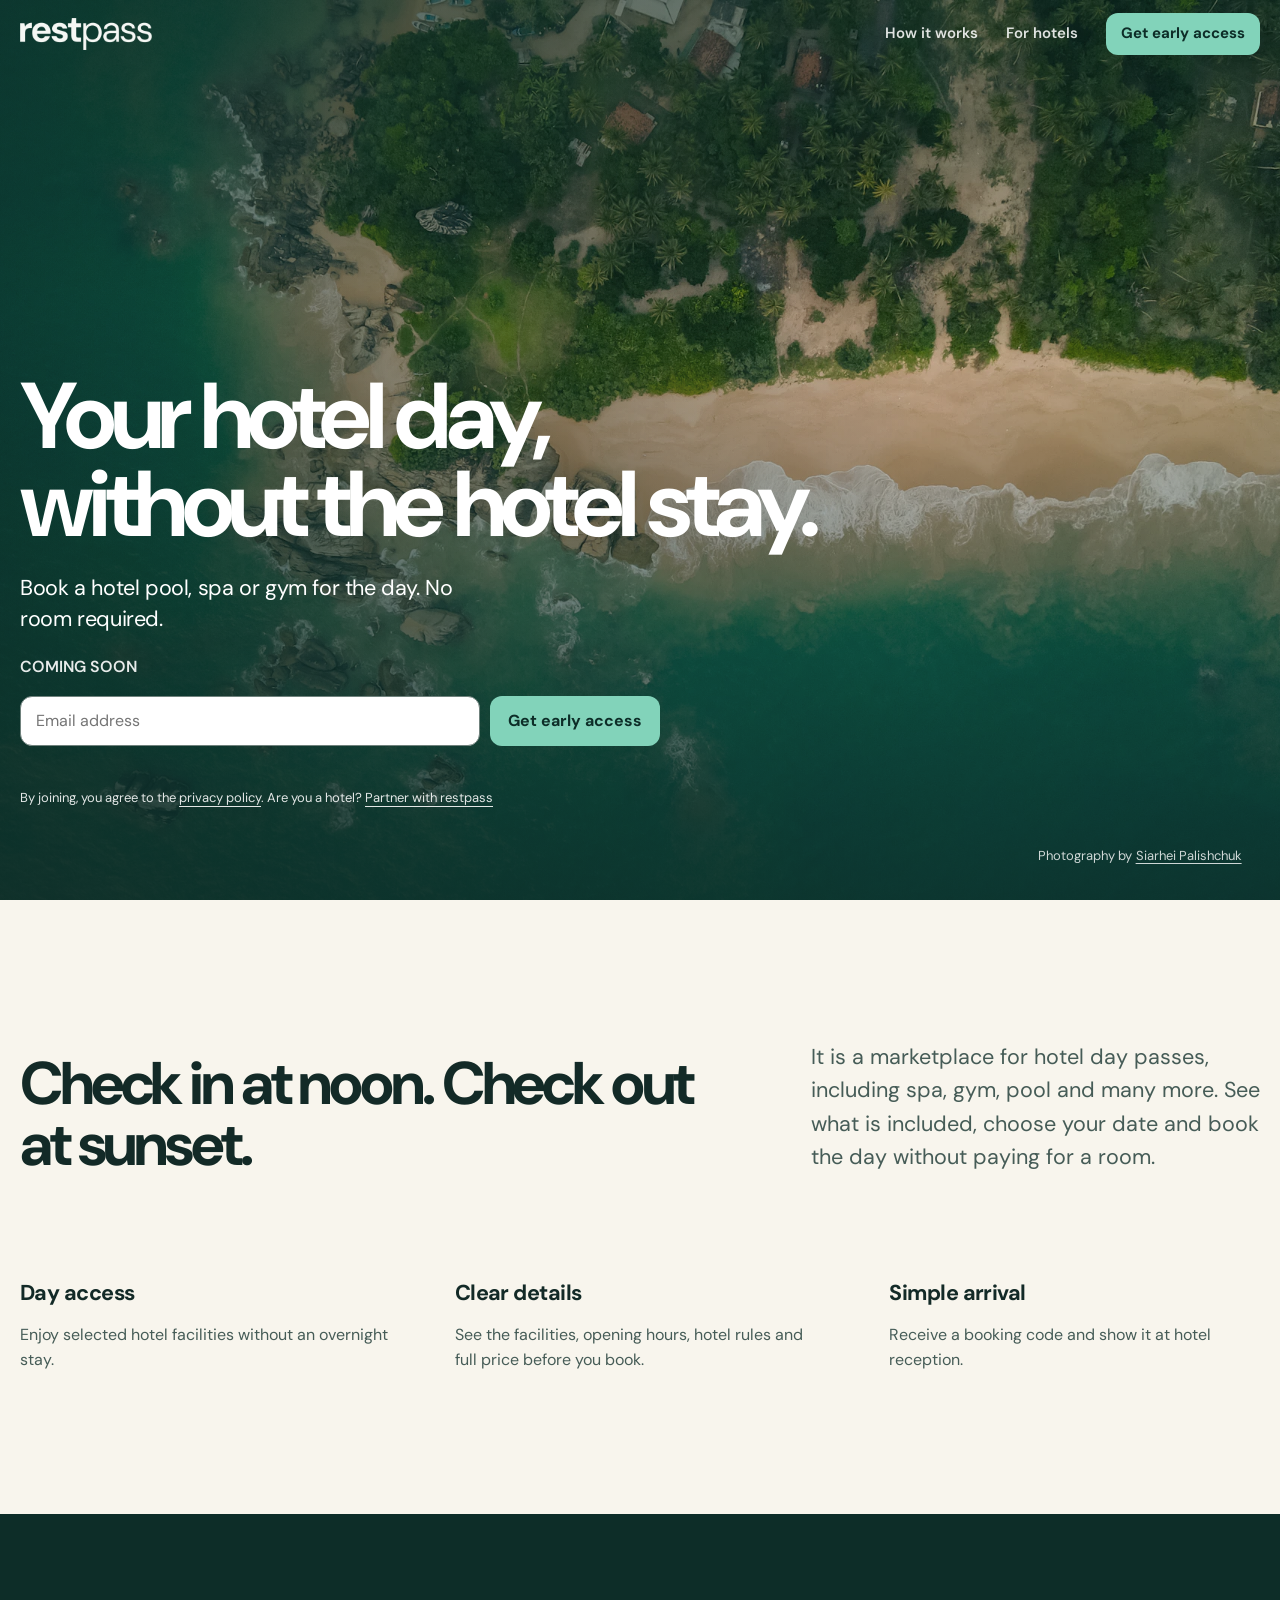
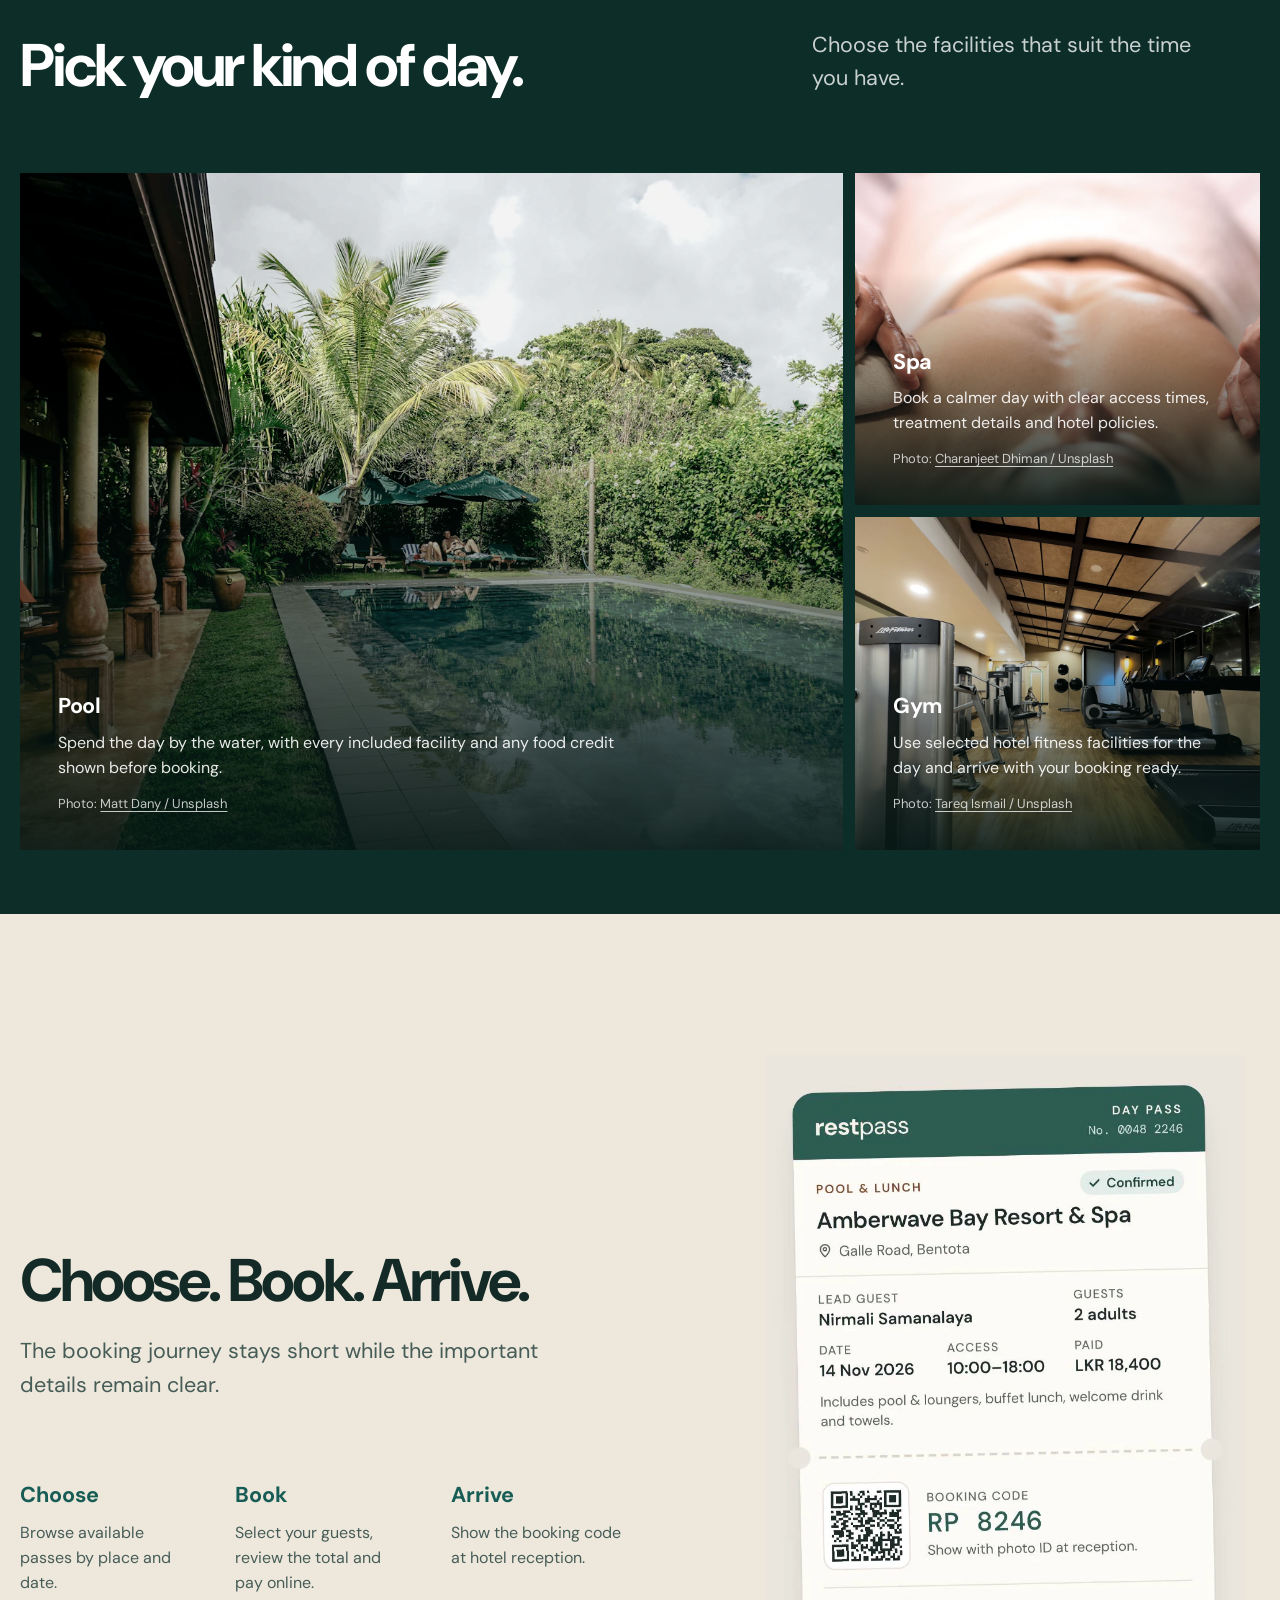
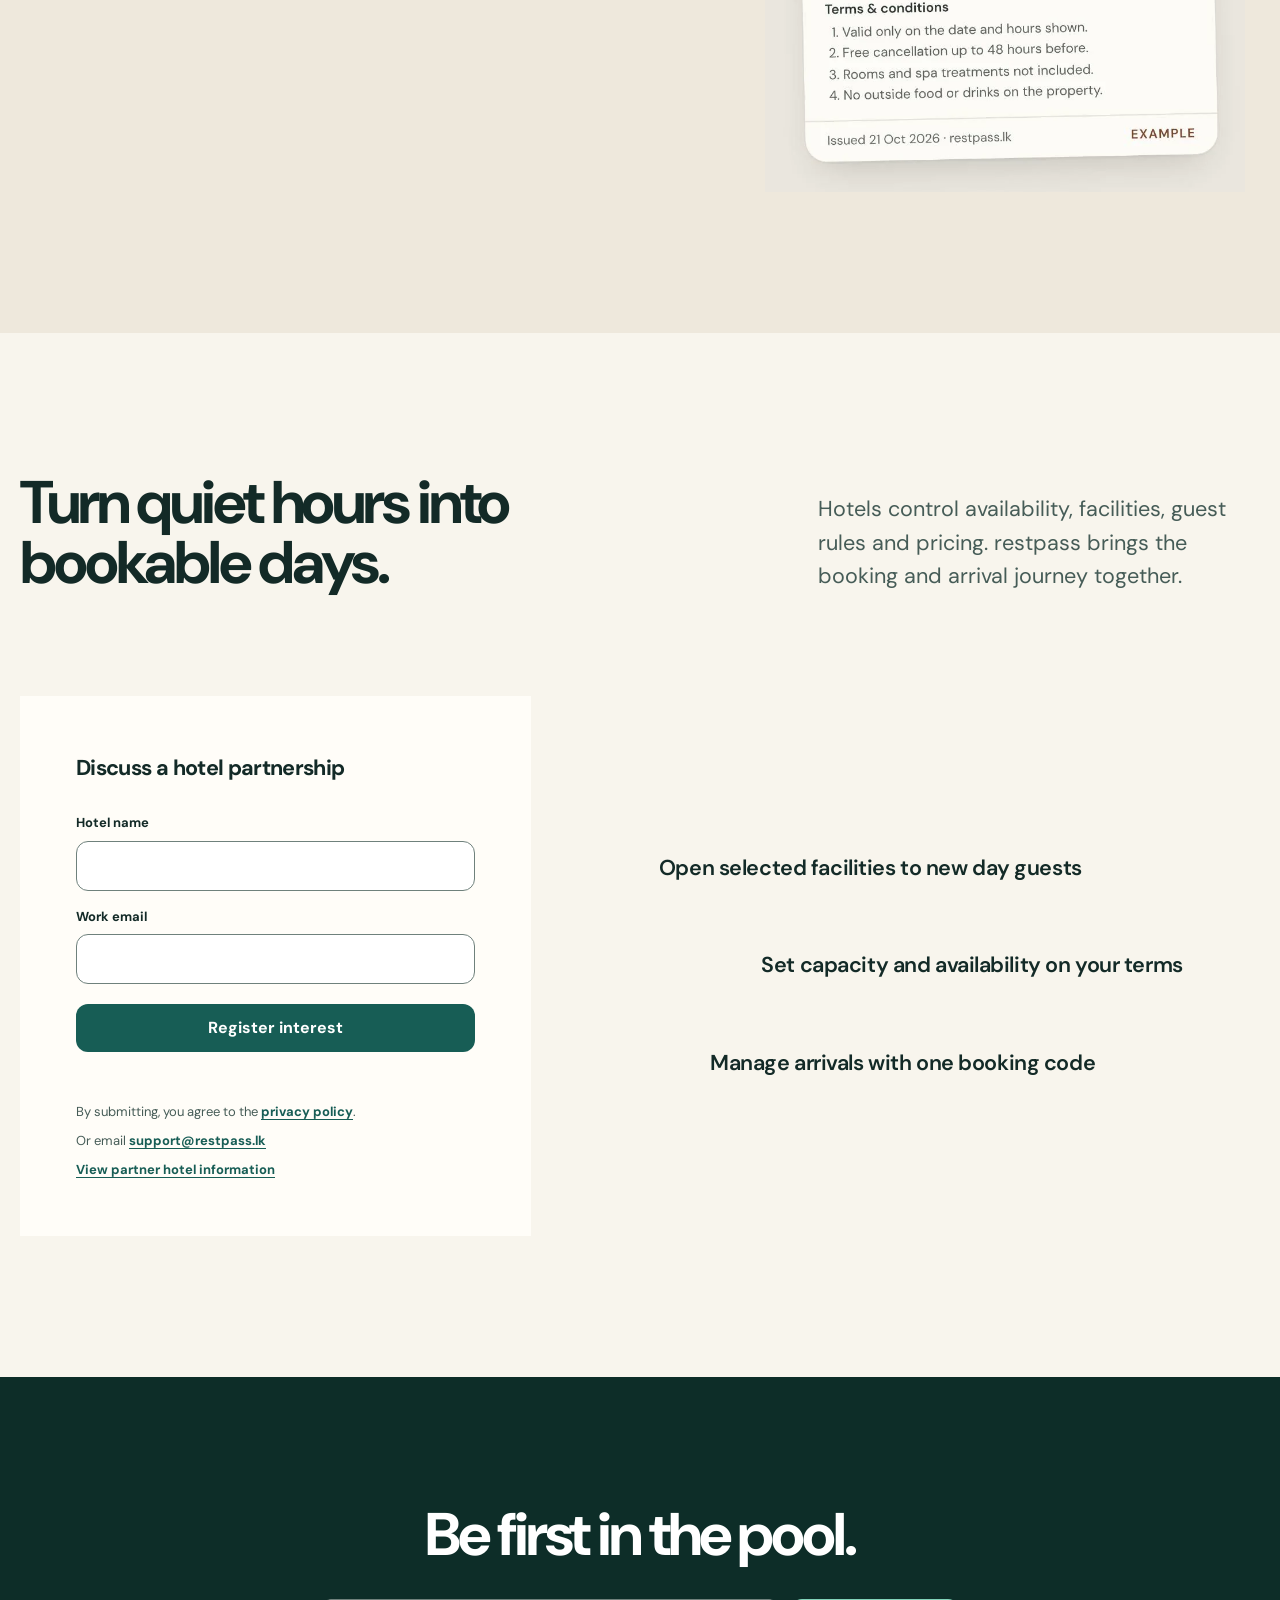
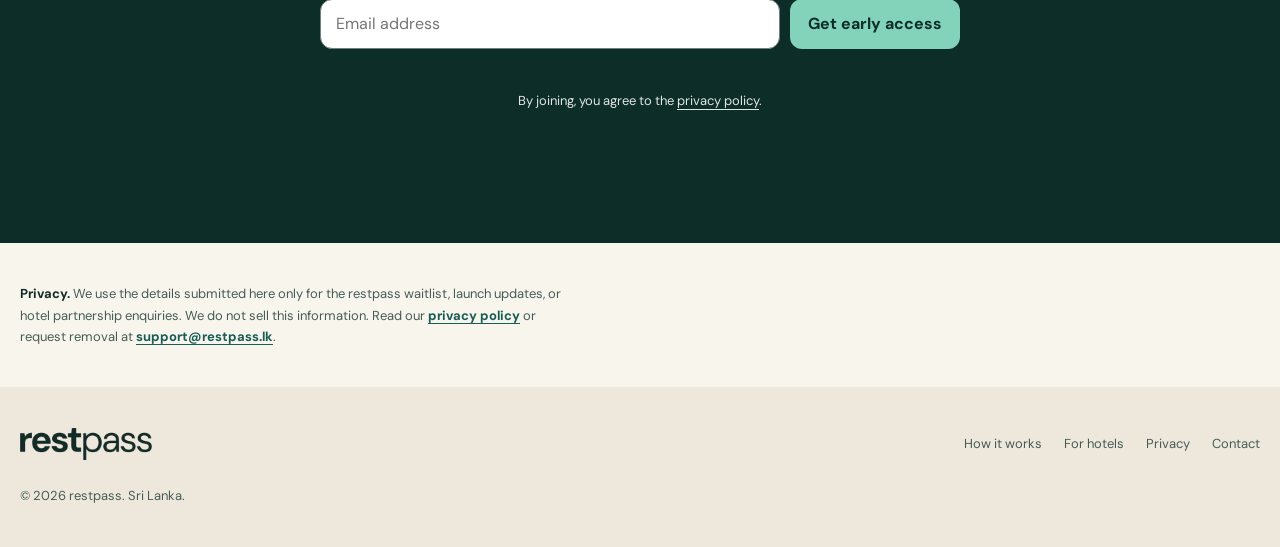
<file: index.html>
<!doctype html>
<html lang="en">
<head>
  <meta charset="utf-8">
  <meta name="viewport" content="width=device-width, initial-scale=1">
  <meta name="theme-color" content="#175d55">
  <meta name="description" content="Join the restpass early access list for hotel pool, spa and gym day passes in Sri Lanka.">
  <meta property="og:type" content="website">
  <meta property="og:title" content="restpass | Your hotel day, without the hotel stay">
  <meta property="og:description" content="Hotel pool, spa and gym day passes are coming to Sri Lanka. Join the early access list.">
  <meta property="og:image" content="https://www.restpass.lk/assets/hero-coast-1920x1200.webp">
  <meta property="og:image:alt" content="Aerial view of the coast at Balapitiya, Sri Lanka">
  <meta property="og:url" content="https://www.restpass.lk/">
  <meta name="twitter:card" content="summary_large_image">
  <meta name="twitter:title" content="restpass | Your hotel day, without the hotel stay">
  <meta name="twitter:description" content="Hotel pool, spa and gym day passes are coming to Sri Lanka. Join the early access list.">
  <meta name="twitter:image" content="https://www.restpass.lk/assets/hero-coast-1920x1200.webp">
  <link rel="canonical" href="https://www.restpass.lk/">
  <link rel="icon" type="image/png" href="assets/restpass-wordmark.png">
  <title>restpass | Hotel day passes in Sri Lanka</title>
  <link rel="preconnect" href="https://fonts.googleapis.com">
  <link rel="preconnect" href="https://fonts.gstatic.com" crossorigin>
  <link href="https://fonts.googleapis.com/css2?family=DM+Sans:wght@400;500;600;700&display=swap" rel="stylesheet">
  <script>document.documentElement.classList.add('js');</script>
  <script type="application/ld+json">
    {"@context":"https://schema.org","@type":"Organization","name":"restpass","url":"https://www.restpass.lk/","email":"support@restpass.lk"}
  </script>
  <style>
    :root {
      --brand: #175d55;
      --brand-deep: #0d2d28;
      --brand-soft: #82d3ba;
      --page: #f8f5ed;
      --stone: #eee8dc;
      --paper: #fffdf8;
      --ink: #132a27;
      --muted: #465c57;
      --white: #fff;
      --line: rgba(19, 42, 39, .18);
      --display: clamp(4.5rem, 7.3vw, 7rem);
      --heading: clamp(2.75rem, 4.7vw, 4.6rem);
      --lead: clamp(1.125rem, 1.8vw, 1.35rem);
      --body: 1rem;
      --small: .8125rem;
      --max: 78rem;
      --radius: .75rem;
    }
    * { box-sizing: border-box; }
    html { scroll-behavior: smooth; }
    body {
      margin: 0;
      overflow-x: hidden;
      background: var(--page);
      color: var(--ink);
      font: var(--body)/1.55 "DM Sans", sans-serif;
      -webkit-font-smoothing: antialiased;
    }
    body.menu-open { overflow: hidden; }
    section { scroll-margin-top: 5.5rem; }
    a { color: inherit; text-decoration: none; }
    button, input { font: inherit; }
    button, a { -webkit-tap-highlight-color: transparent; }
    img { display: block; width: 100%; }
    h1, h2, h3, p { text-wrap: pretty; }
    .shell { width: min(calc(100% - 2.5rem), var(--max)); margin-inline: auto; }
    .skip-link {
      position: fixed; top: .625rem; left: .625rem; z-index: 100;
      transform: translateY(-160%); padding: .625rem .875rem; border-radius: .5rem;
      background: var(--white); color: var(--brand-deep);
    }
    .skip-link:focus { transform: translateY(0); }
    .site-header {
      position: fixed; inset: 0 0 auto; z-index: 50; color: var(--white);
      transition: background-color .2s ease, color .2s ease;
    }
    .site-header.scrolled, .site-header.menu-visible {
      color: var(--ink); background: rgba(248, 245, 237, .98);
    }
    .nav { min-height: 4.25rem; display: flex; align-items: center; gap: 1.75rem; }
    .wordmark {
      display: inline-flex; align-items: center; min-height: 2.75rem; padding-block: .55rem;
    }
    .wordmark img { width: 8.25rem; height: auto; }
    .site-header .wordmark-image-ink { display: none; }
    .site-header.scrolled .wordmark-image-light,
    .site-header.menu-visible .wordmark-image-light { display: none; }
    .site-header.scrolled .wordmark-image-ink,
    .site-header.menu-visible .wordmark-image-ink { display: block; }
    .desktop-nav {
      display: flex; align-items: center; gap: 1.75rem; margin-left: auto;
      font-size: .9375rem; font-weight: 600;
    }
    .nav-link { opacity: .86; }
    .nav-link:hover { opacity: 1; }
    .button {
      min-height: 3rem; display: inline-flex; align-items: center; justify-content: center;
      padding: 0 1.125rem; border: 0; border-radius: var(--radius);
      background: var(--brand); color: var(--white); font-weight: 700; cursor: pointer;
      transition: transform .18s ease, background-color .18s ease;
    }
    .button:hover { transform: translateY(-1px); }
    .button:disabled { cursor: wait; opacity: .7; }
    .nav-cta {
      min-height: 2.625rem; padding-inline: .95rem;
      background: var(--brand-soft); color: var(--brand-deep);
    }
    .menu-button {
      display: none; width: 2.75rem; height: 2.75rem; margin-left: auto;
      border: 0; border-radius: var(--radius); background: transparent; color: inherit; cursor: pointer;
    }
    .menu-button span, .menu-button::before, .menu-button::after {
      content: ""; display: block; width: 1.25rem; height: 1.5px;
      margin: .3125rem auto; background: currentColor;
      transition: transform .2s ease, opacity .2s ease;
    }
    .menu-button[aria-expanded="true"] span { opacity: 0; }
    .menu-button[aria-expanded="true"]::before { transform: translateY(.40625rem) rotate(45deg); }
    .menu-button[aria-expanded="true"]::after { transform: translateY(-.40625rem) rotate(-45deg); }
    .mobile-menu {
      display: none; position: relative; z-index: 2; padding: .5rem 1.25rem 1.625rem;
      background: var(--page);
    }
    .mobile-menu a {
      display: flex; align-items: center; min-height: 3rem; font-size: 1.125rem; font-weight: 600;
    }
    .mobile-menu .button { margin-top: .625rem; color: var(--white); }
    .menu-scrim {
      display: none; position: fixed; inset: 4.25rem 0 0; z-index: -1;
      border: 0; background: rgba(13, 45, 40, .5);
    }
    .hero {
      position: relative; min-height: max(45rem, 100svh); display: grid; align-items: end;
      overflow: hidden; color: var(--white); background: var(--brand-deep);
    }
    .hero-picture { position: absolute; inset: 0; }
    .hero-media {
      width: 100%; height: 100%; object-fit: cover; object-position: center 56%;
      filter: saturate(.82) contrast(1.04);
    }
    .hero::after {
      content: ""; position: absolute; inset: 0;
      background:
        linear-gradient(180deg, rgba(13,45,40,.48) 0%, rgba(13,45,40,.08) 34%, rgba(13,45,40,.82) 100%), /* taste-skill-ignore: neutral image scrim */
        linear-gradient(90deg, rgba(13,45,40,.62), transparent 72%); /* taste-skill-ignore: neutral image scrim */
    }
    .hero-content { position: relative; z-index: 2; padding: 9.5rem 0 clamp(5.5rem, 9vh, 7.5rem); }
    .launch-line {
      margin: 0 0 1rem; color: rgba(255,255,255,.9);
      font-size: var(--body); font-weight: 600; letter-spacing: 0;
    }
    .hero h1 {
      max-width: 70rem; margin: 0; font-size: var(--display); line-height: .94;
      letter-spacing: -.06em; font-weight: 700;
    }
    .headline-line { display: block; white-space: nowrap; }
    .hero-copy {
      max-width: 36rem; margin: 1.5rem 0 1.25rem; font-size: var(--lead);
      line-height: 1.45; letter-spacing: -.018em;
    }
    .signup-form { width: min(100%, 40rem); display: flex; gap: .625rem; }
    .signup-form input, .partner-form input {
      width: 100%; min-height: 3.125rem; padding: 0 .95rem;
      border: 1px solid #6f817c; border-radius: var(--radius);
      background: var(--white); color: var(--ink); outline: 0;
    }
    .signup-form input { flex: 1 1 18rem; }
    .signup-form .button {
      flex: 0 0 auto; min-height: 3.125rem; background: var(--brand-soft); color: var(--brand-deep);
    }
    .form-note {
      min-height: 1.5rem; margin: .625rem 0 0; color: rgba(255,255,255,.88); font-size: var(--small);
    }
    .form-note a, .text-link {
      text-decoration: underline; text-decoration-thickness: 1px; text-underline-offset: .25rem;
    }
    .form-status { min-height: 1.5rem; margin: .5rem 0 0; font-size: var(--small); font-weight: 600; }
    .form-status[data-state="success"] { color: #bcebdc; }
    .form-status[data-state="error"] { color: #ffd8c2; }
    .hp-field {
      position: absolute !important; width: .0625rem !important; height: .0625rem !important;
      margin: -.0625rem !important; overflow: hidden !important; clip: rect(0 0 0 0) !important;
      clip-path: inset(50%) !important; white-space: nowrap !important;
    }
    .photo-credit {
      position: absolute; right: clamp(2rem, 3vw, 3rem); bottom: clamp(1.5rem, 2.5vw, 2.25rem);
      z-index: 3; min-height: 1.5rem; display: flex; align-items: center;
      color: rgba(255,255,255,.8); font-size: var(--small);
    }
    .photo-credit a { margin-left: .25rem; text-decoration: underline; text-underline-offset: .2rem; }
    .intro { padding: clamp(6rem, 11vw, 9.5rem) 0; background: var(--page); }
    .intro-lead {
      display: grid; grid-template-columns: minmax(0,1.15fr) minmax(18rem,.75fr);
      gap: clamp(3rem, 8vw, 8rem); align-items: end;
    }
    .section-title {
      margin: 0; font-size: var(--heading); line-height: 1;
      letter-spacing: -.052em; font-weight: 700;
    }
    .intro-lead > p, .section-lead {
      max-width: 38rem; margin: 0; color: var(--muted); font-size: var(--lead); line-height: 1.55;
    }
    .facts {
      margin: clamp(4rem,8vw,7rem) 0 0; display: grid;
      grid-template-columns: repeat(3,minmax(0,1fr)); gap: clamp(2rem,5vw,5.5rem);
    }
    .fact dt { margin: 0 0 .8rem; font-size: var(--lead); font-weight: 700; letter-spacing: -.025em; }
    .fact dd { max-width: 28rem; margin: 0; color: var(--muted); }
    .passes {
      padding: clamp(5.5rem,9vw,8rem) 0 clamp(2.5rem,5vw,5rem);
      background: var(--brand-deep); color: var(--white);
    }
    .passes-heading {
      display: grid; grid-template-columns: 1fr minmax(18rem,.65fr);
      gap: clamp(3rem,8vw,8rem); align-items: end; margin-bottom: clamp(3rem,6vw,5rem);
    }
    .passes .section-title { max-width: 38rem; }
    .passes .section-lead { color: rgba(255,255,255,.78); }
    .experience-grid {
      display: grid; grid-template-columns: repeat(12,minmax(0,1fr));
      grid-template-rows: repeat(2,minmax(20rem,26vw)); gap: .75rem;
    }
    .experience {
      position: relative; min-height: 0; margin: 0; overflow: hidden;
      isolation: isolate; background: #193c36;
    }
    .experience-pool { grid-column: 1 / span 8; grid-row: 1 / span 2; }
    .experience-spa { grid-column: 9 / -1; grid-row: 1; }
    .experience-gym { grid-column: 9 / -1; grid-row: 2; }
    .experience picture, .experience img { width: 100%; height: 100%; }
    .experience img {
      object-fit: cover; filter: saturate(.82) contrast(1.02); transform: scale(1.02);
      transition: transform 1s cubic-bezier(.2,.75,.25,1);
    }
    .experience-pool img { object-position: 58% center; }
    .experience-spa img { object-position: center 54%; }
    .experience-gym img { object-position: center; }
    .experience::after {
      content: ""; position: absolute; inset: 0; z-index: 1;
      background: linear-gradient(180deg, transparent 30%, rgba(6,24,21,.9) 100%); /* taste-skill-ignore: neutral image scrim */
    }
    .experience-copy {
      position: absolute; inset: auto clamp(1.5rem,3vw,2.5rem) clamp(1.35rem,2.8vw,2.25rem);
      z-index: 2; max-width: 35rem;
    }
    .experience-copy h3 { margin: 0 0 .45rem; font-size: var(--lead); letter-spacing: -.025em; }
    .experience-copy p { max-width: 35rem; margin: 0; color: rgba(255,255,255,.9); }
    .experience-credit {
      display: block; margin-top: .85rem; color: rgba(255,255,255,.76); font-size: var(--small);
    }
    .experience-credit a { text-decoration: underline; text-underline-offset: .2rem; }
    .booking { padding: clamp(6rem,11vw,9.5rem) 0; overflow: hidden; background: var(--stone); }
    .booking-layout {
      display: grid; grid-template-columns: minmax(0,1fr) minmax(22rem,.85fr);
      gap: clamp(4rem,10vw,10rem); align-items: center;
    }
    .booking-copy > p {
      max-width: 36rem; margin: 1.5rem 0 0; color: var(--muted); font-size: var(--lead);
    }
    .booking-steps {
      margin: clamp(3rem,6vw,5rem) 0 0; display: grid;
      grid-template-columns: repeat(3,minmax(0,1fr)); gap: clamp(1.5rem,3.5vw,3.5rem);
    }
    .booking-step strong {
      display: block; margin-bottom: .55rem; color: var(--brand); font-size: var(--lead);
    }
    .booking-step span { display: block; color: var(--muted); }
    .booking-visual {
      position: relative; min-width: 0; margin: 0;
      display: flex; justify-content: center;
    }
    .example-pass-image {
      display: block; width: min(100%,30rem); height: auto;
      aspect-ratio: 834 / 1280; object-fit: contain;
    }
    .hotels { padding: clamp(6rem,11vw,9.5rem) 0; background: var(--page); }
    .hotel-heading {
      display: grid; grid-template-columns: minmax(0,1.1fr) minmax(18rem,.7fr);
      gap: clamp(3rem,8vw,8rem); align-items: end;
    }
    .hotel-heading > p {
      max-width: 36rem; margin: 0; color: var(--muted); font-size: var(--lead);
    }
    .hotel-body {
      display: grid; grid-template-columns: minmax(20rem,.85fr) minmax(0,1fr);
      gap: clamp(4rem,10vw,10rem); align-items: center; margin-top: clamp(4rem,8vw,7rem);
    }
    .partner-form { padding: clamp(2rem,4.5vw,3.5rem); background: var(--paper); }
    .partner-form h3 { margin: 0 0 1.75rem; font-size: var(--lead); letter-spacing: -.03em; }
    .field { margin-bottom: 1rem; }
    .field label { display: block; margin-bottom: .45rem; font-size: var(--small); font-weight: 700; }
    .partner-form .button { width: 100%; margin-top: .25rem; }
    .partner-form .form-status { color: var(--muted); }
    .partner-form .form-status[data-state="success"] { color: var(--brand); }
    .partner-form .form-status[data-state="error"] { color: #8a2f12; }
    .direct-contact { margin: 1.125rem 0 0; color: var(--muted); font-size: var(--small); }
    .direct-contact + .direct-contact { margin-top: .55rem; }
    .direct-contact a {
      color: var(--brand); font-weight: 700; text-decoration: underline; text-underline-offset: .2rem;
    }
    .hotel-benefits { margin: 0; padding: 0; display: grid; gap: clamp(2rem,5vw,4rem); list-style: none; }
    .hotel-benefits li {
      max-width: 31rem; font-size: var(--lead); font-weight: 600; letter-spacing: -.02em;
    }
    .hotel-benefits li:nth-child(2) { margin-left: clamp(2rem,8vw,7rem); }
    .hotel-benefits li:nth-child(3) { margin-left: clamp(1rem,4vw,3.5rem); }
    .early-access {
      padding: clamp(5.5rem,10vw,8rem) 0; background: var(--brand-deep);
      color: var(--white); text-align: center;
    }
    .early-access .section-title { max-width: 48rem; margin-inline: auto; }
    .early-access .signup-form { margin: 2.125rem auto 0; }
    .early-access .form-status { max-width: 40rem; margin-inline: auto; }
    .privacy-note { padding: 2.5rem 0; background: var(--page); }
    .privacy-note p {
      max-width: 62ch; margin: 0; color: var(--muted); font-size: var(--small); line-height: 1.65;
    }
    .privacy-note strong { color: var(--ink); }
    .privacy-note a {
      color: var(--brand); font-weight: 700; text-decoration: underline; text-underline-offset: .2rem;
    }
    .site-footer { padding: 2rem 0 2.5rem; background: var(--stone); }
    .footer-main { display: flex; align-items: center; gap: 1.75rem; }
    .footer-links {
      display: flex; flex-wrap: wrap; gap: .5rem 1.375rem; margin-left: auto;
      color: var(--muted); font-size: var(--small);
    }
    .footer-links a { min-height: 2.75rem; display: inline-flex; align-items: center; }
    .copyright { margin: 1.125rem 0 0; color: var(--muted); font-size: var(--small); }
    .experience:hover img { transform: scale(1.035); }
    :focus-visible { outline: 3px solid var(--brand); outline-offset: 4px; }
    .hero :focus-visible, .passes :focus-visible, .early-access :focus-visible {
      outline-color: var(--brand-soft);
    }
    @media (max-width: 900px) {
      .desktop-nav { display: none; }
      .menu-button { display: block; }
      .mobile-menu.open, .menu-scrim.open { display: block; }
      .intro-lead, .passes-heading, .booking-layout, .hotel-heading { grid-template-columns: 1fr; gap: 2rem; }
      .experience-grid { grid-template-rows: minmax(28rem,65vw) minmax(20rem,46vw); }
      .experience-pool { grid-column: 1 / -1; grid-row: 1; }
      .experience-spa { grid-column: 1 / span 6; grid-row: 2; }
      .experience-gym { grid-column: 7 / -1; grid-row: 2; }
      .booking-visual { margin-top: 1rem; }
      .hotel-body { grid-template-columns: minmax(18rem,.85fr) 1fr; gap: 4rem; }
    }
    @media (max-width: 620px) {
      .shell { width: calc(100% - 2.5rem); }
      .nav { min-height: 3.875rem; }
      .wordmark img { width: 7.25rem; }
      .mobile-menu { padding-inline: 1.25rem; }
      .menu-scrim { inset-block-start: 3.875rem; }
      .hero { min-height: max(45rem,100svh); }
      .hero-media { object-position: 58% center; }
      .hero::after {
        background:
          linear-gradient(180deg,rgba(13,45,40,.65) 0%,rgba(13,45,40,.22) 34%,rgba(13,45,40,.9) 100%), /* taste-skill-ignore: neutral image scrim */
          linear-gradient(90deg,rgba(13,45,40,.56),rgba(13,45,40,.1)); /* taste-skill-ignore: neutral image scrim */
      }
      .hero-content { padding: 7rem 0 6.75rem; }
      .launch-line { margin-bottom: 1rem; }
      .hero h1 { font-size: clamp(2.9rem,12.8vw,3.5rem); line-height: .96; }
      .headline-line:last-child span { display: block; white-space: nowrap; }
      .hero-copy { margin: 1.15rem 0 1.4rem; font-size: var(--body); }
      .signup-form { flex-direction: column; }
      .signup-form input { flex-basis: auto; }
      .signup-form .button { width: 100%; }
      .form-note { padding-right: 0; }
      .photo-credit { right: 1.25rem; bottom: 1.5rem; font-size: var(--small); }
      .section-title { font-size: 2.25rem; }
      .facts, .booking-steps { grid-template-columns: 1fr; gap: 2.5rem; }
      .experience-grid { grid-template-columns: 1fr; grid-template-rows: 28rem 23rem 23rem; gap: .5rem; }
      .experience-pool, .experience-spa, .experience-gym { grid-column: 1; }
      .experience-pool { grid-row: 1; }
      .experience-spa { grid-row: 2; }
      .experience-gym { grid-row: 3; }
      .experience-copy { inset: auto 1.25rem 1.25rem; }
      .experience-spa img { object-position: center 45%; }
      .booking-layout { gap: 3rem; }
      .booking-visual { margin-top: .5rem; }
      .example-pass-image { width: min(100%,24rem); }
      .hotel-body { grid-template-columns: 1fr; }
      .partner-form { padding: 2rem 1.25rem; }
      .hotel-benefits li, .hotel-benefits li:nth-child(2), .hotel-benefits li:nth-child(3) { margin-left: 0; }
      .footer-main { align-items: flex-start; flex-direction: column; }
      .footer-links { margin-left: 0; }
    }
    @media (prefers-reduced-motion: reduce) {
      html { scroll-behavior: auto; }
      *, *::before, *::after {
        animation-duration: .01ms !important; animation-iteration-count: 1 !important;
        transition-duration: .01ms !important;
      }
      .experience img { transform: none; }
    }
  </style>
</head>
<body>
  <a class="skip-link" href="#main">Skip to content</a>
  <header class="site-header" id="siteHeader">
    <div class="shell nav">
      <a class="wordmark" href="#top" aria-label="restpass home"><img class="wordmark-image-light" src="assets/restpass-wordmark-dark.png" width="756" height="180" alt="restpass"><img class="wordmark-image-ink" src="assets/restpass-wordmark.png" width="756" height="180" alt=""></a>
      <nav class="desktop-nav" aria-label="Primary navigation">
        <a class="nav-link" href="#how-it-works">How it works</a>
        <a class="nav-link" href="partners/">For hotels</a>
        <a class="button nav-cta" href="#early-access">Get early access</a>
      </nav>
      <button class="menu-button" id="menuButton" type="button" aria-expanded="false" aria-controls="mobileMenu" aria-label="Open navigation"><span></span></button>
    </div>
    <nav class="mobile-menu" id="mobileMenu" aria-label="Mobile navigation">
      <a href="#how-it-works">How it works</a>
      <a href="partners/">For hotels</a>
      <a class="button" href="#early-access">Get early access</a>
    </nav>
    <button class="menu-scrim" id="menuScrim" type="button" aria-label="Close navigation"></button>
  </header>
  <main id="main">
    <section class="hero" id="top" aria-labelledby="heroTitle">
      <picture class="hero-picture">
        <source media="(max-width: 620px)" srcset="assets/hero-coast-720x1280.webp">
        <img class="hero-media" src="assets/hero-coast-1920x1200.webp" alt="Aerial view of a tropical Sri Lankan coastline" width="1920" height="1200" fetchpriority="high">
      </picture>
      <div class="shell hero-content">
        <h1 id="heroTitle">
          <span class="headline-line">Your hotel day,</span>
          <span class="headline-line"><span>without the</span> <span>hotel stay.</span></span>
        </h1>
        <p class="hero-copy">Book a hotel pool, spa or gym for the day. No room required.</p>
        <p class="launch-line">COMING SOON</p>
        <form class="signup-form" data-interest-form data-audience="guest">
          <label class="hp-field" aria-hidden="true">Website<input name="website" type="text" tabindex="-1" autocomplete="off"></label>
          <label class="hp-field" for="heroEmail">Email address</label>
          <input id="heroEmail" name="email" type="email" autocomplete="email" inputmode="email" placeholder="Email address" aria-label="Email address" required maxlength="254">
          <button class="button" type="submit">Get early access</button>
        </form>
        <p class="form-status" aria-live="polite"></p>
        <p class="form-note">By joining, you agree to the <a href="privacy.html">privacy policy</a>. Are you a hotel? <a href="partners/">Partner with restpass</a></p>
      </div>
      <div class="photo-credit">Photography by <a href="https://unsplash.com/@smeshny?utm_source=restpass&amp;utm_medium=referral" target="_blank" rel="noopener noreferrer">Siarhei Palishchuk</a></div>
    </section>
    <section class="intro" id="about" aria-labelledby="introTitle">
      <div class="shell">
        <div class="intro-lead" data-reveal>
          <h2 class="section-title" id="introTitle">Check in at noon. Check out at sunset.</h2>
          <p>It is a marketplace for hotel day passes, including spa, gym, pool and many more. See what is included, choose your date and book the day without paying for a room.</p>
        </div>
        <dl class="facts" data-reveal>
          <div class="fact"><dt>Day access</dt><dd>Enjoy selected hotel facilities without an overnight stay.</dd></div>
          <div class="fact"><dt>Clear details</dt><dd>See the facilities, opening hours, hotel rules and full price before you book.</dd></div>
          <div class="fact"><dt>Simple arrival</dt><dd>Receive a booking code and show it at hotel reception.</dd></div>
        </dl>
      </div>
    </section>
    <section class="passes" id="passes" aria-labelledby="passesTitle">
      <div class="shell">
        <div class="passes-heading" data-reveal>
          <h2 class="section-title" id="passesTitle">Pick your kind of day.</h2>
          <p class="section-lead">Choose the facilities that suit the time you have.</p>
        </div>
        <div class="experience-grid">
          <figure class="experience experience-pool" data-reveal>
            <picture>
              <source media="(max-width: 620px)" srcset="assets/pool-mirissa-720x720.webp">
              <img src="assets/pool-mirissa-1440x960.webp" alt="Guests relaxing beside a tropical hotel pool in Mirissa, Sri Lanka" width="1440" height="960" loading="lazy" decoding="async">
            </picture>
            <figcaption class="experience-copy">
              <h3>Pool</h3>
              <p>Spend the day by the water, with every included facility and any food credit shown before booking.</p>
              <small class="experience-credit">Photo: <a href="https://unsplash.com/photos/a-long-pool-with-chairs-and-an-umbrella-next-to-it-IGLIwd-Xgk8?utm_source=restpass&amp;utm_medium=referral" target="_blank" rel="noopener noreferrer">Matt Dany / Unsplash</a></small>
            </figcaption>
          </figure>
          <figure class="experience experience-spa" data-reveal>
            <picture>
              <source media="(max-width: 620px)" srcset="assets/spa-ayurvedic-600x750.webp">
              <img src="assets/spa-ayurvedic-960x1200.webp" alt="A guest receiving a warm herbal spa treatment" width="960" height="1200" loading="lazy" decoding="async">
            </picture>
            <figcaption class="experience-copy">
              <h3>Spa</h3>
              <p>Book a calmer day with clear access times, treatment details and hotel policies.</p>
              <small class="experience-credit">Photo: <a href="https://unsplash.com/photos/two-hands-massaging-a-persons-back-with-herbal-balls-YeekhTXpTgY?utm_source=restpass&amp;utm_medium=referral" target="_blank" rel="noopener noreferrer">Charanjeet Dhiman / Unsplash</a></small>
            </figcaption>
          </figure>
          <figure class="experience experience-gym" data-reveal>
            <picture>
              <source media="(max-width: 620px)" srcset="assets/gym-hotel-720x720.webp">
              <img src="assets/gym-hotel-1440x960.webp" alt="A warm, modern hotel gym with treadmills and strength equipment" width="1440" height="960" loading="lazy" decoding="async">
            </picture>
            <figcaption class="experience-copy">
              <h3>Gym</h3>
              <p>Use selected hotel fitness facilities for the day and arrive with your booking ready.</p>
              <small class="experience-credit">Photo: <a href="https://unsplash.com/photos/a-gym-with-treadmills-j-RT8iXdg4A?utm_source=restpass&amp;utm_medium=referral" target="_blank" rel="noopener noreferrer">Tareq Ismail / Unsplash</a></small>
            </figcaption>
          </figure>
        </div>
      </div>
    </section>
    <section class="booking" id="how-it-works" aria-labelledby="bookingTitle">
      <div class="shell booking-layout">
        <div class="booking-copy" data-reveal>
          <h2 class="section-title" id="bookingTitle">Choose. Book. Arrive.</h2>
          <p>The booking journey stays short while the important details remain clear.</p>
          <div class="booking-steps">
            <div class="booking-step"><strong>Choose</strong><span>Browse available passes by place and date.</span></div>
            <div class="booking-step"><strong>Book</strong><span>Select your guests, review the total and pay online.</span></div>
            <div class="booking-step"><strong>Arrive</strong><span>Show the booking code at hotel reception.</span></div>
          </div>
        </div>
        <figure class="booking-visual" data-reveal>
          <img
            class="example-pass-image"
            src="assets/restpass-example-pass-834x1280.webp"
            alt="Example restpass pool and lunch day pass for Amberwave Bay Resort and Spa"
            width="834"
            height="1280"
            loading="lazy"
            decoding="async"
          >
        </figure>
      </div>
    </section>
    <section class="hotels" id="hotels" aria-labelledby="hotelsTitle">
      <div class="shell">
        <div class="hotel-heading" data-reveal>
          <h2 class="section-title" id="hotelsTitle">Turn quiet hours into bookable days.</h2>
          <p>Hotels control availability, facilities, guest rules and pricing. restpass brings the booking and arrival journey together.</p>
        </div>
        <div class="hotel-body">
          <form class="partner-form" data-interest-form data-audience="hotel" data-reveal>
            <h3>Discuss a hotel partnership</h3>
            <label class="hp-field" aria-hidden="true">Website<input name="website" type="text" tabindex="-1" autocomplete="off"></label>
            <div class="field"><label for="hotelName">Hotel name</label><input id="hotelName" name="hotel_name" type="text" autocomplete="organization" required minlength="2" maxlength="160"></div>
            <div class="field"><label for="hotelEmail">Work email</label><input id="hotelEmail" name="email" type="email" autocomplete="email" inputmode="email" required maxlength="254"></div>
            <button class="button" type="submit">Register interest</button>
            <p class="form-status" aria-live="polite"></p>
            <p class="direct-contact">By submitting, you agree to the <a href="privacy.html">privacy policy</a>.</p>
            <p class="direct-contact">Or email <a href="mailto:support@restpass.lk">support@restpass.lk</a></p>
            <p class="direct-contact"><a href="partners/">View partner hotel information</a></p>
          </form>
          <ul class="hotel-benefits" data-reveal>
            <li>Open selected facilities to new day guests</li>
            <li>Set capacity and availability on your terms</li>
            <li>Manage arrivals with one booking code</li>
          </ul>
        </div>
      </div>
    </section>
    <section class="early-access" id="early-access" aria-labelledby="earlyAccessTitle">
      <div class="shell" data-reveal>
        <h2 class="section-title" id="earlyAccessTitle">Be first in the pool.</h2>
        <form class="signup-form" data-interest-form data-audience="guest">
          <label class="hp-field" aria-hidden="true">Website<input name="website" type="text" tabindex="-1" autocomplete="off"></label>
          <label class="hp-field" for="closingEmail">Email address</label>
          <input id="closingEmail" name="email" type="email" autocomplete="email" inputmode="email" placeholder="Email address" aria-label="Email address" required maxlength="254">
          <button class="button" type="submit">Get early access</button>
        </form>
        <p class="form-status" aria-live="polite"></p>
        <p class="form-note">By joining, you agree to the <a href="privacy.html">privacy policy</a>.</p>
      </div>
    </section>
    <section class="privacy-note" id="privacy" aria-label="Privacy notice">
      <div class="shell">
        <p><strong>Privacy.</strong> We use the details submitted here only for the restpass waitlist, launch updates, or hotel partnership enquiries. We do not sell this information. Read our <a href="privacy.html">privacy policy</a> or request removal at <a href="mailto:support@restpass.lk">support@restpass.lk</a>.</p>
      </div>
    </section>
  </main>
  <footer class="site-footer">
    <div class="shell">
      <div class="footer-main">
        <a class="wordmark" href="#top" aria-label="restpass home"><img src="assets/restpass-wordmark.png" width="756" height="180" alt="restpass"></a>
        <nav class="footer-links" aria-label="Footer navigation">
          <a href="#how-it-works">How it works</a>
          <a href="partners/">For hotels</a>
          <a href="privacy.html">Privacy</a>
          <a href="mailto:support@restpass.lk">Contact</a>
        </nav>
      </div>
      <p class="copyright">© 2026 restpass. Sri Lanka.</p>
    </div>
  </footer>
  <script>
    const SUPABASE_URL = 'https://qfdhbbnjudfitwrrbxuy.supabase.co';
    const SUPABASE_PUBLISHABLE_KEY = 'sb_publishable_Vu06SCN0ZMLNzUpHDujPCw_KCJbaxkO';
    const header = document.getElementById('siteHeader');
    const menuButton = document.getElementById('menuButton');
    const mobileMenu = document.getElementById('mobileMenu');
    const menuScrim = document.getElementById('menuScrim');
    const updateHeader = () => header.classList.toggle('scrolled', window.scrollY > 18);
    const closeMenu = () => {
      menuButton.setAttribute('aria-expanded', 'false');
      menuButton.setAttribute('aria-label', 'Open navigation');
      mobileMenu.classList.remove('open');
      menuScrim.classList.remove('open');
      header.classList.remove('menu-visible');
      document.body.classList.remove('menu-open');
    };
    updateHeader();
    window.addEventListener('scroll', updateHeader, { passive: true });
    menuButton.addEventListener('click', () => {
      const open = menuButton.getAttribute('aria-expanded') === 'true';
      if (open) { closeMenu(); return; }
      menuButton.setAttribute('aria-expanded', 'true');
      menuButton.setAttribute('aria-label', 'Close navigation');
      mobileMenu.classList.add('open');
      menuScrim.classList.add('open');
      header.classList.add('menu-visible');
      document.body.classList.add('menu-open');
      mobileMenu.querySelector('a').focus();
    });
    mobileMenu.querySelectorAll('a').forEach(link => link.addEventListener('click', closeMenu));
    menuScrim.addEventListener('click', closeMenu);
    document.addEventListener('keydown', event => {
      if (event.key === 'Escape' && menuButton.getAttribute('aria-expanded') === 'true') {
        closeMenu();
        menuButton.focus();
      }
    });
    const submitInterest = async form => {
      const status = form.querySelector('.form-status') || form.nextElementSibling;
      const submit = form.querySelector('button[type="submit"]');
      const honeypot = form.elements.website;
      if (honeypot && honeypot.value) {
        status.textContent = 'Thank you. You are on the list.';
        status.dataset.state = 'success';
        return;
      }
      const audience = form.dataset.audience;
      const email = form.elements.email.value.trim().toLowerCase();
      const hotelName = form.elements.hotel_name ? form.elements.hotel_name.value.trim() : null;
      const payload = {
        audience,
        email,
        hotel_name: audience === 'hotel' ? hotelName : null,
        source: 'landing_page',
        marketing_consent: true,
        consent_version: '2026-10-21'
      };
      submit.disabled = true;
      form.setAttribute('aria-busy', 'true');
      status.textContent = 'Adding you…';
      status.dataset.state = '';
      try {
        const response = await fetch(`${SUPABASE_URL}/rest/v1/launch_interest`, {
          method: 'POST',
          headers: {
            apikey: SUPABASE_PUBLISHABLE_KEY,
            'Content-Type': 'application/json',
            Prefer: 'return=minimal'
          },
          body: JSON.stringify(payload)
        });
        if (!response.ok && response.status !== 409) throw new Error('Submission failed');
        status.textContent = audience === 'hotel'
          ? 'Thank you. We will contact you about hotel onboarding.'
          : 'Thank you. You are on the early access list.';
        status.dataset.state = 'success';
        form.reset();
      } catch (error) {
        status.innerHTML = 'We could not add you right now. Email <a href="mailto:support@restpass.lk">support@restpass.lk</a>.';
        status.dataset.state = 'error';
      } finally {
        submit.disabled = false;
        form.removeAttribute('aria-busy');
      }
    };
    document.querySelectorAll('[data-interest-form]').forEach(form => {
      form.addEventListener('submit', event => {
        event.preventDefault();
        if (form.reportValidity()) submitInterest(form);
      });
    });
  </script>
</body>
</html>
</file>
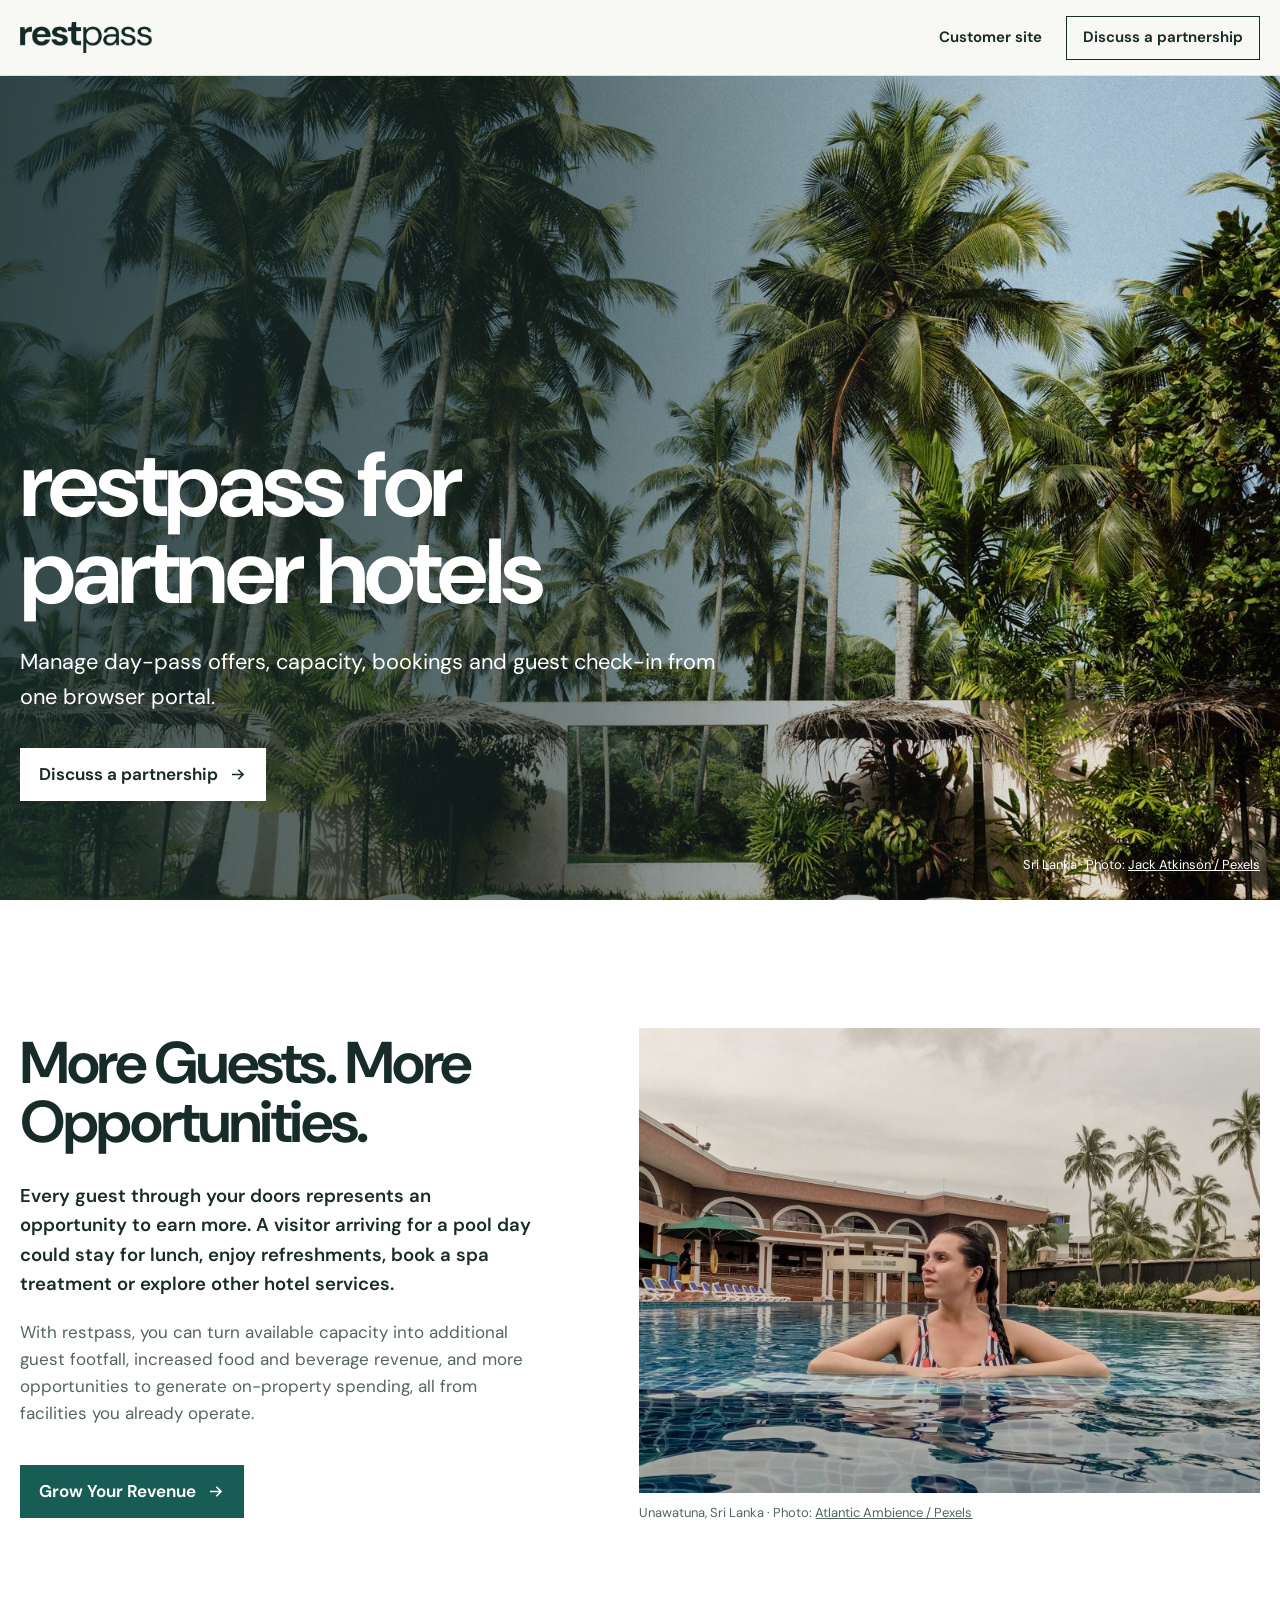
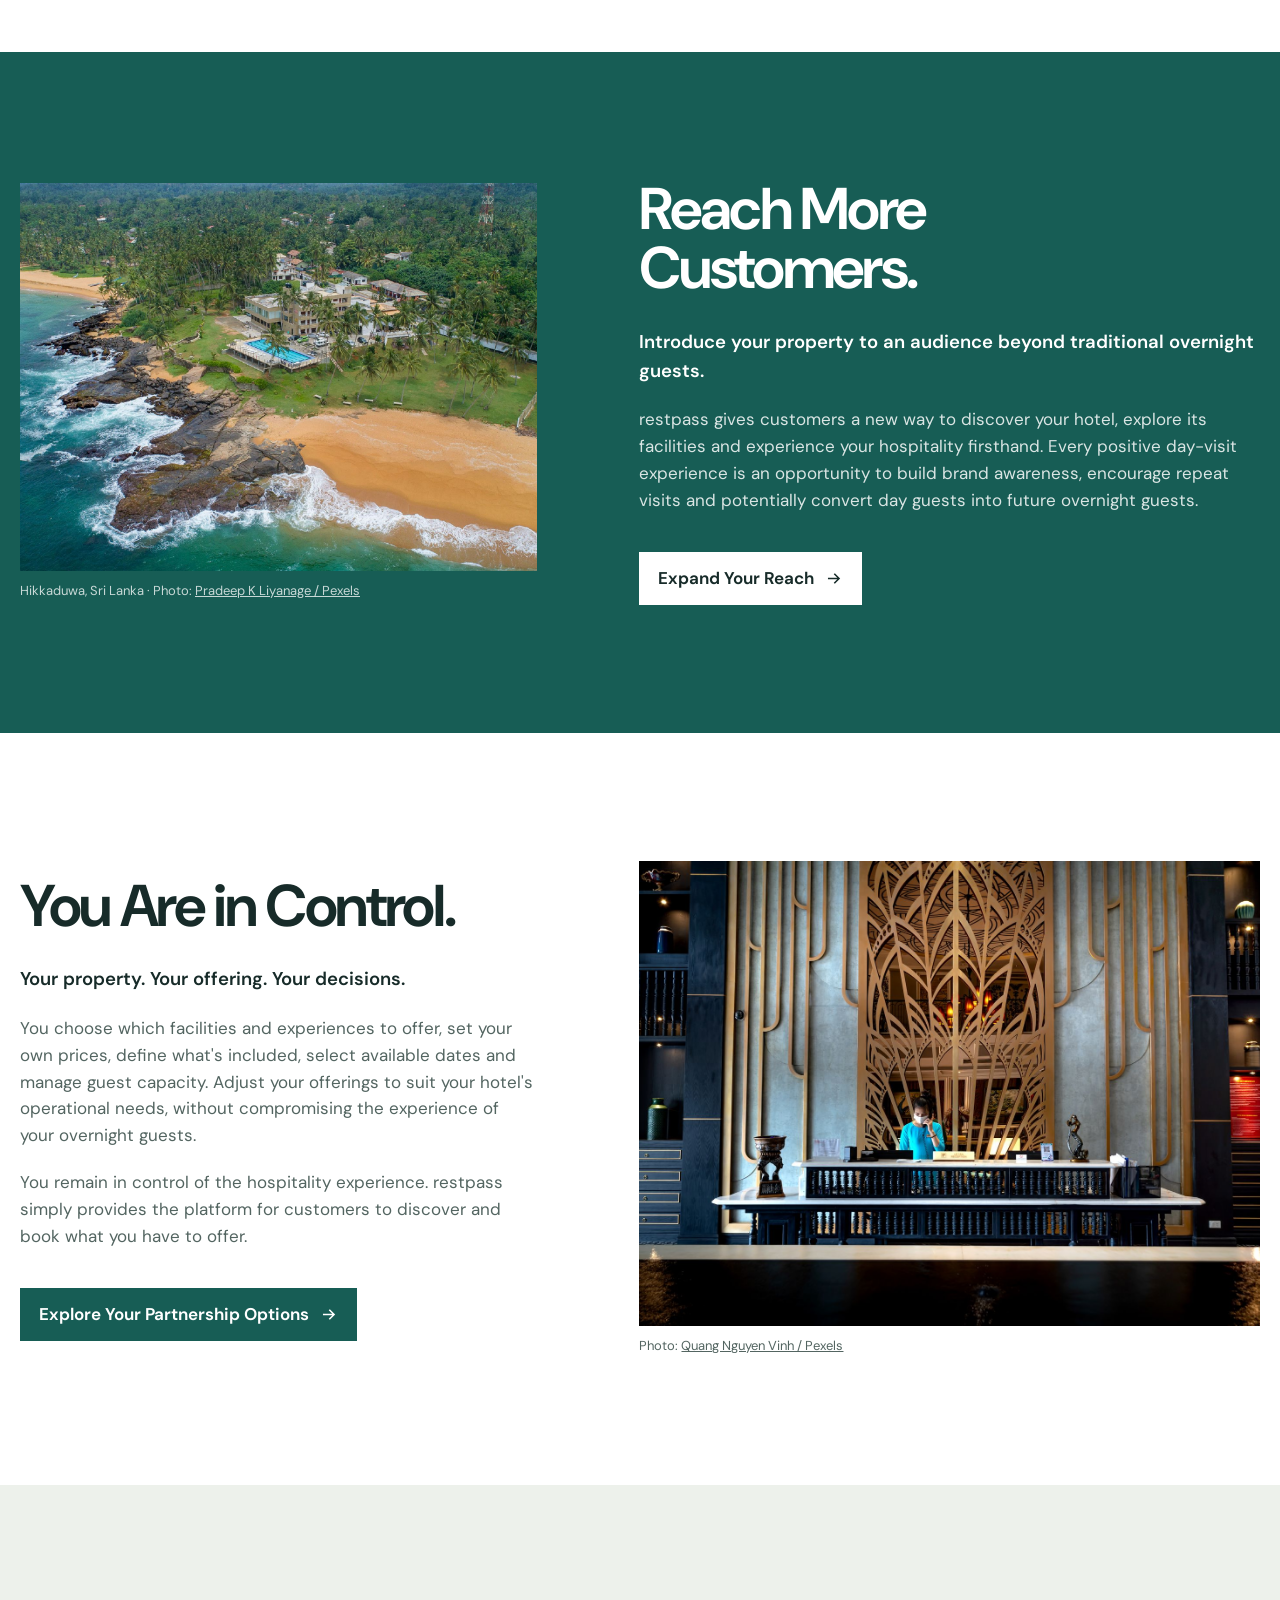
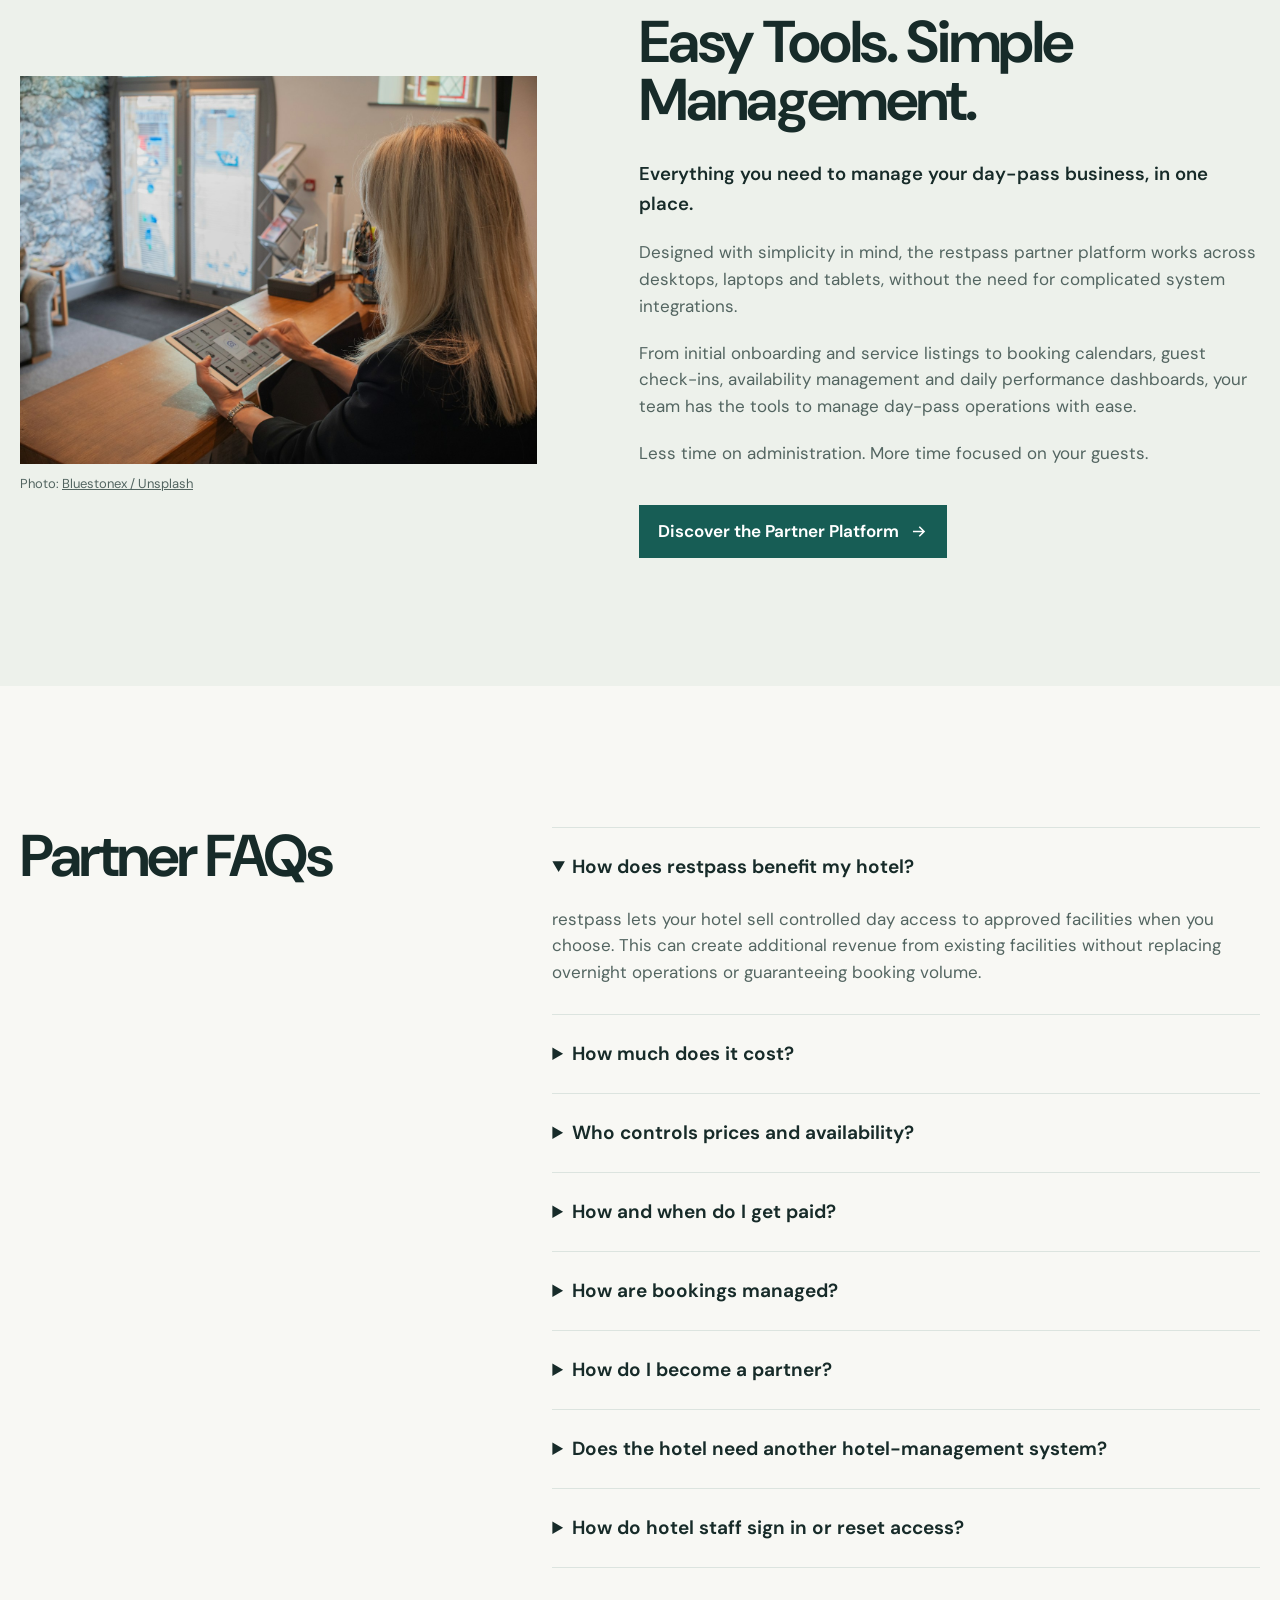
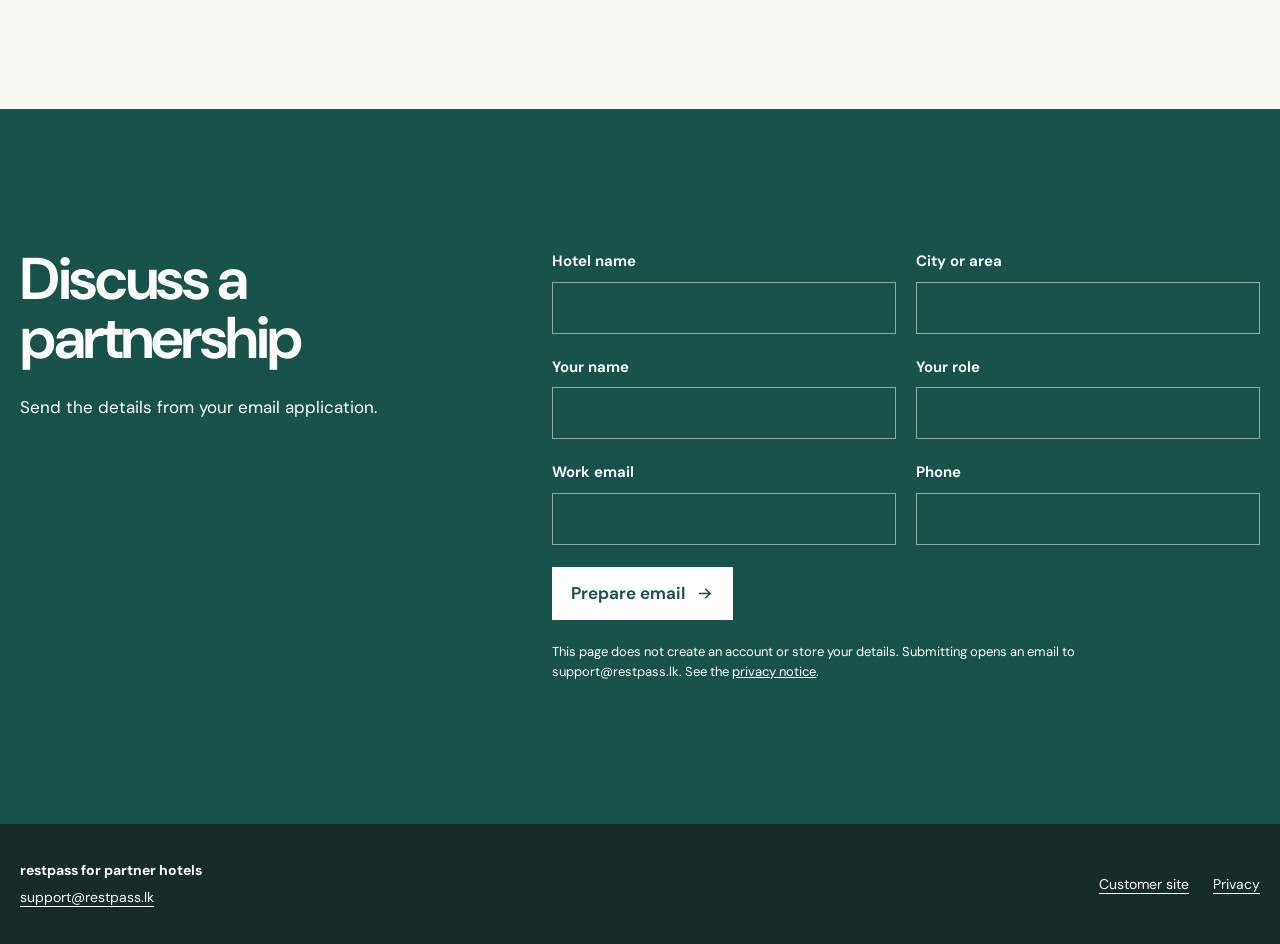
<file: partners/index.html>
<!doctype html>
<html lang="en">
<head>
  <meta charset="utf-8">
  <meta name="viewport" content="width=device-width, initial-scale=1">
  <meta name="theme-color" content="#175d55">
  <meta name="description" content="restpass for partner hotels. Manage day-pass offers, capacity, bookings and guest check-in from one browser portal.">
  <meta property="og:type" content="website">
  <meta property="og:title" content="restpass for partner hotels">
  <meta property="og:description" content="Manage day-pass offers, capacity, bookings and guest check-in from one browser portal.">
  <meta property="og:image" content="https://www.restpass.lk/partners/assets/hotel-sri-lanka-palms-1600x1200.jpg">
  <meta property="og:image:alt" content="Palm-lined garden at a resort in Sri Lanka">
  <meta property="og:url" content="https://www.restpass.lk/partners/">
  <link rel="canonical" href="https://www.restpass.lk/partners/">
  <link rel="icon" type="image/png" href="../assets/restpass-wordmark.png">
  <title>restpass for partner hotels</title>
  <link rel="preconnect" href="https://fonts.googleapis.com">
  <link rel="preconnect" href="https://fonts.gstatic.com" crossorigin>
  <link href="https://fonts.googleapis.com/css2?family=DM+Sans:wght@400;500;600;700&amp;display=swap" rel="stylesheet">
  <link rel="stylesheet" href="partners.css">
</head>
<body>
  <a class="partner-skip-link" href="#partner-main">Skip to content</a>
  <div class="partner-shell" id="partner-top">
    <header class="partner-header">
      <a class="partner-wordmark" href="/" aria-label="restpass home">
        <img src="../assets/restpass-wordmark.png" width="756" height="180" alt="restpass">
      </a>
      <nav class="partner-nav" aria-label="Hotel partner navigation">
        <a class="partner-nav__secondary" href="/">Customer site</a>
        <a class="partner-nav__action" href="#hotel-partnership">Discuss a partnership</a>
      </nav>
    </header>

    <main class="partner-main" id="partner-main">
      <section class="partner-corporate-hero">
        <picture class="partner-corporate-hero__media">
          <source media="(max-width: 700px)" srcset="assets/hotel-sri-lanka-palms-720x900.jpg">
          <img src="assets/hotel-sri-lanka-palms-1600x1200.jpg" width="1600" height="1200" alt="Palm-lined garden at a resort in Sri Lanka" fetchpriority="high">
        </picture>
        <div class="partner-corporate-hero__shade" aria-hidden="true"></div>
        <div class="partner-corporate-hero__copy">
          <h1>restpass for partner hotels</h1>
          <p>Manage day-pass offers, capacity, bookings and guest check-in from one browser portal.</p>
          <div class="partner-actions">
            <a class="partner-button partner-button--hero" href="#hotel-partnership">Discuss a partnership
              <svg viewBox="0 0 24 24" fill="none" stroke="currentColor" stroke-width="2" aria-hidden="true"><path d="M5 12h14M13 6l6 6-6 6"/></svg>
            </a>
          </div>
        </div>
        <p class="partner-photo-credit">Sri Lanka · Photo: <a href="https://www.pexels.com/photo/palm-trees-in-exotic-resort-24613560/" target="_blank" rel="noopener noreferrer">Jack Atkinson / Pexels</a></p>
      </section>

      <section class="partner-value partner-value--guests partner-pad" aria-labelledby="more-guests-heading" data-reveal>
        <div class="partner-value__copy">
          <h2 id="more-guests-heading">More Guests. More Opportunities.</h2>
          <p>Every guest through your doors represents an opportunity to earn more. A visitor arriving for a pool day could stay for lunch, enjoy refreshments, book a spa treatment or explore other hotel services.</p>
          <p>With restpass, you can turn available capacity into additional guest footfall, increased food and beverage revenue, and more opportunities to generate on-property spending, all from facilities you already operate.</p>
          <a class="partner-button partner-value__cta" href="#hotel-partnership">Grow Your Revenue
            <svg viewBox="0 0 24 24" fill="none" stroke="currentColor" stroke-width="2" aria-hidden="true"><path d="M5 12h14M13 6l6 6-6 6"/></svg>
          </a>
        </div>
        <figure class="partner-value__media">
          <picture>
            <source media="(max-width: 700px)" srcset="assets/guest-unawatuna-pool-720.jpg">
            <img src="assets/guest-unawatuna-pool-1600.jpg" width="1600" height="2133" alt="Guest relaxing in a resort pool in Unawatuna, Sri Lanka" loading="lazy">
          </picture>
          <figcaption>Unawatuna, Sri Lanka · Photo: <a href="https://www.pexels.com/photo/a-woman-soaking-on-the-water-while-looking-afar-12061241/" target="_blank" rel="noopener noreferrer">Atlantic Ambience / Pexels</a></figcaption>
        </figure>
      </section>

      <section class="partner-value partner-value--reach partner-value--reverse partner-pad" aria-labelledby="reach-customers-heading" data-reveal>
        <div class="partner-value__copy">
          <h2 id="reach-customers-heading">Reach More Customers.</h2>
          <p>Introduce your property to an audience beyond traditional overnight guests.</p>
          <p>restpass gives customers a new way to discover your hotel, explore its facilities and experience your hospitality firsthand. Every positive day-visit experience is an opportunity to build brand awareness, encourage repeat visits and potentially convert day guests into future overnight guests.</p>
          <a class="partner-button partner-value__cta" href="#hotel-partnership">Expand Your Reach
            <svg viewBox="0 0 24 24" fill="none" stroke="currentColor" stroke-width="2" aria-hidden="true"><path d="M5 12h14M13 6l6 6-6 6"/></svg>
          </a>
        </div>
        <figure class="partner-value__media">
          <picture>
            <source media="(max-width: 700px)" srcset="assets/hotel-hikkaduwa-aerial-720x960.jpg">
            <img src="assets/hotel-hikkaduwa-aerial-1920x1200.jpg" width="1920" height="1200" alt="Aerial view of a hotel and coastline in Hikkaduwa, Sri Lanka" loading="lazy">
          </picture>
          <figcaption>Hikkaduwa, Sri Lanka · Photo: <a href="https://www.pexels.com/photo/aerial-view-of-new-ocean-hill-hotel-and-coast-hikkaduwa-sri-lanka-10256408/" target="_blank" rel="noopener noreferrer">Pradeep K Liyanage / Pexels</a></figcaption>
        </figure>
      </section>

      <section class="partner-value partner-value--control partner-pad" aria-labelledby="hotel-control-heading" data-reveal>
        <div class="partner-value__copy">
          <h2 id="hotel-control-heading">You Are in Control.</h2>
          <p>Your property. Your offering. Your decisions.</p>
          <p>You choose which facilities and experiences to offer, set your own prices, define what's included, select available dates and manage guest capacity. Adjust your offerings to suit your hotel's operational needs, without compromising the experience of your overnight guests.</p>
          <p>You remain in control of the hospitality experience. restpass simply provides the platform for customers to discover and book what you have to offer.</p>
          <a class="partner-button partner-value__cta" href="#hotel-partnership">Explore Your Partnership Options
            <svg viewBox="0 0 24 24" fill="none" stroke="currentColor" stroke-width="2" aria-hidden="true"><path d="M5 12h14M13 6l6 6-6 6"/></svg>
          </a>
        </div>
        <figure class="partner-value__media">
          <picture>
            <source media="(max-width: 700px)" srcset="assets/hotel-reception-control-720.jpg">
            <img src="assets/hotel-reception-control-1600.jpg" width="1600" height="1067" alt="Hotel receptionist managing the front desk in a guest lobby" loading="lazy">
          </picture>
          <figcaption>Photo: <a href="https://www.pexels.com/photo/woman-behind-the-desk-at-the-reception-in-a-luxurious-hotel-14036251/" target="_blank" rel="noopener noreferrer">Quang Nguyen Vinh / Pexels</a></figcaption>
        </figure>
      </section>

      <section class="partner-value partner-value--tools partner-value--reverse partner-pad" aria-labelledby="simple-tools-heading" data-reveal>
        <div class="partner-value__copy">
          <h2 id="simple-tools-heading">Easy Tools. Simple Management.</h2>
          <p>Everything you need to manage your day-pass business, in one place.</p>
          <p>Designed with simplicity in mind, the restpass partner platform works across desktops, laptops and tablets, without the need for complicated system integrations.</p>
          <p>From initial onboarding and service listings to booking calendars, guest check-ins, availability management and daily performance dashboards, your team has the tools to manage day-pass operations with ease.</p>
          <p>Less time on administration. More time focused on your guests.</p>
          <a class="partner-button partner-value__cta" href="#hotel-partnership">Discover the Partner Platform
            <svg viewBox="0 0 24 24" fill="none" stroke="currentColor" stroke-width="2" aria-hidden="true"><path d="M5 12h14M13 6l6 6-6 6"/></svg>
          </a>
        </div>
        <figure class="partner-value__media">
          <picture>
            <source media="(max-width: 700px)" srcset="assets/reception-tablet-720.jpg">
            <img src="assets/reception-tablet-1600.jpg" width="1600" height="1067" alt="Reception team member using a tablet at the front desk" loading="lazy">
          </picture>
          <figcaption>Photo: <a href="https://unsplash.com/photos/woman-using-a-tablet-at-a-reception-desk-Li6MH3rfyPo" target="_blank" rel="noopener noreferrer">Bluestonex / Unsplash</a></figcaption>
        </figure>
      </section>

      <section class="partner-faq partner-pad" aria-labelledby="partner-faq-heading">
        <header><h2 id="partner-faq-heading">Partner FAQs</h2></header>
        <div>
          <details open><summary>How does restpass benefit my hotel?</summary><p>restpass lets your hotel sell controlled day access to approved facilities when you choose. This can create additional revenue from existing facilities without replacing overnight operations or guaranteeing booking volume.</p></details>
          <details><summary>How much does it cost?</summary><p>Commission is calculated as a percentage of the eligible booking value and is negotiable. The signed agreement will define the commission base, gateway charges, taxes, refunds and any other deductions before the offer is published.</p></details>
          <details><summary>Who controls prices and availability?</summary><p>Your hotel controls pass prices, inclusions, operating hours, guest rules, daily capacity and closed dates. Material changes that affect booked guests require review, and existing booking terms are not changed retrospectively.</p></details>
          <details><summary>How and when do I get paid?</summary><p>After the approved payment flow is live, customer payment is verified before a booking is confirmed. The portal reports gross sales, refunds, agreed fees and the hotel payable amount. Your signed agreement will state the settlement schedule, approved beneficiary account and permitted deductions.</p></details>
          <details><summary>How are bookings managed?</summary><p>The hotel approves the offer and capacity in advance. An eligible booking confirms automatically after verified payment while capacity is available. Staff can view expected arrivals, receive the required booking notification, and scan the guest QR code or enter the booking code at reception.</p></details>
          <details><summary>How do I become a partner?</summary><p>Send the partnership form below. We will review the property and proposed pass, agree the price, inclusions, capacity, policies and commercial terms, verify the required details, set up staff access, train the team and complete a test check-in before publishing.</p></details>
          <details><summary>Does the hotel need another hotel-management system?</summary><p>No. The restpass portal manages only the restpass day-pass channel in a web browser. It does not replace the hotel PMS or POS, and the initial service does not require a PMS integration or installed hotel software.</p></details>
          <details><summary>How do hotel staff sign in or reset access?</summary><p>Approved staff use their individual work email and receive access for their hotel and role. There is no public hotel self-registration. Password recovery uses the approved email flow and does not grant access to a different hotel or role.</p></details>
        </div>
      </section>

      <section class="partner-application partner-pad" id="hotel-partnership" aria-labelledby="partnership-heading">
        <div><h2 id="partnership-heading">Discuss a partnership</h2><p>Send the details from your email application.</p></div>
        <form class="partner-application__form" id="partnerApplication">
          <label>Hotel name<input name="hotelName" autocomplete="organization" required></label>
          <label>City or area<input name="city" autocomplete="address-level2" required></label>
          <label>Your name<input name="contactName" autocomplete="name" required></label>
          <label>Your role<input name="role" autocomplete="organization-title" required></label>
          <label>Work email<input name="email" type="email" autocomplete="email" required></label>
          <label>Phone<input name="phone" type="tel" autocomplete="tel" required></label>
          <button class="partner-button partner-button--light" type="submit">Prepare email
            <svg viewBox="0 0 24 24" fill="none" stroke="currentColor" stroke-width="2" aria-hidden="true"><path d="M5 12h14M13 6l6 6-6 6"/></svg>
          </button>
          <p class="partner-form-note">This page does not create an account or store your details. Submitting opens an email to support@restpass.lk. See the <a href="/privacy.html">privacy notice</a>.</p>
        </form>
      </section>
    </main>

    <footer class="partner-footer">
      <div>
        <strong>restpass for partner hotels</strong>
        <a href="mailto:support@restpass.lk">support@restpass.lk</a>
      </div>
      <nav aria-label="Partner footer navigation">
        <a href="/">Customer site</a>
        <a href="/privacy.html">Privacy</a>
      </nav>
    </footer>
  </div>

  <script>
    document.getElementById('partnerApplication').addEventListener('submit', function (event) {
      event.preventDefault();
      const data = new FormData(event.currentTarget);
      const hotelName = String(data.get('hotelName') || '').trim();
      const body = [
        'Hello restpass,',
        '',
        'I would like to discuss a hotel partnership.',
        '',
        'Hotel: ' + hotelName,
        'City: ' + String(data.get('city') || '').trim(),
        'Contact: ' + String(data.get('contactName') || '').trim(),
        'Role: ' + String(data.get('role') || '').trim(),
        'Work email: ' + String(data.get('email') || '').trim(),
        'Phone: ' + String(data.get('phone') || '').trim()
      ].join('\n');
      window.location.href = 'mailto:support@restpass.lk?subject=' + encodeURIComponent('Hotel partnership enquiry: ' + hotelName) + '&body=' + encodeURIComponent(body);
    });

    if (window.matchMedia('(prefers-reduced-motion: no-preference)').matches && 'IntersectionObserver' in window) {
      document.documentElement.classList.add('partner-motion-ready');
      const revealObserver = new IntersectionObserver(function (entries, observer) {
        entries.forEach(function (entry) {
          if (!entry.isIntersecting) return;
          entry.target.classList.add('is-visible');
          observer.unobserve(entry.target);
        });
      }, { threshold: 0.16 });
      document.querySelectorAll('[data-reveal]').forEach(function (section) { revealObserver.observe(section); });
    }
  </script>
</body>
</html>
</file>
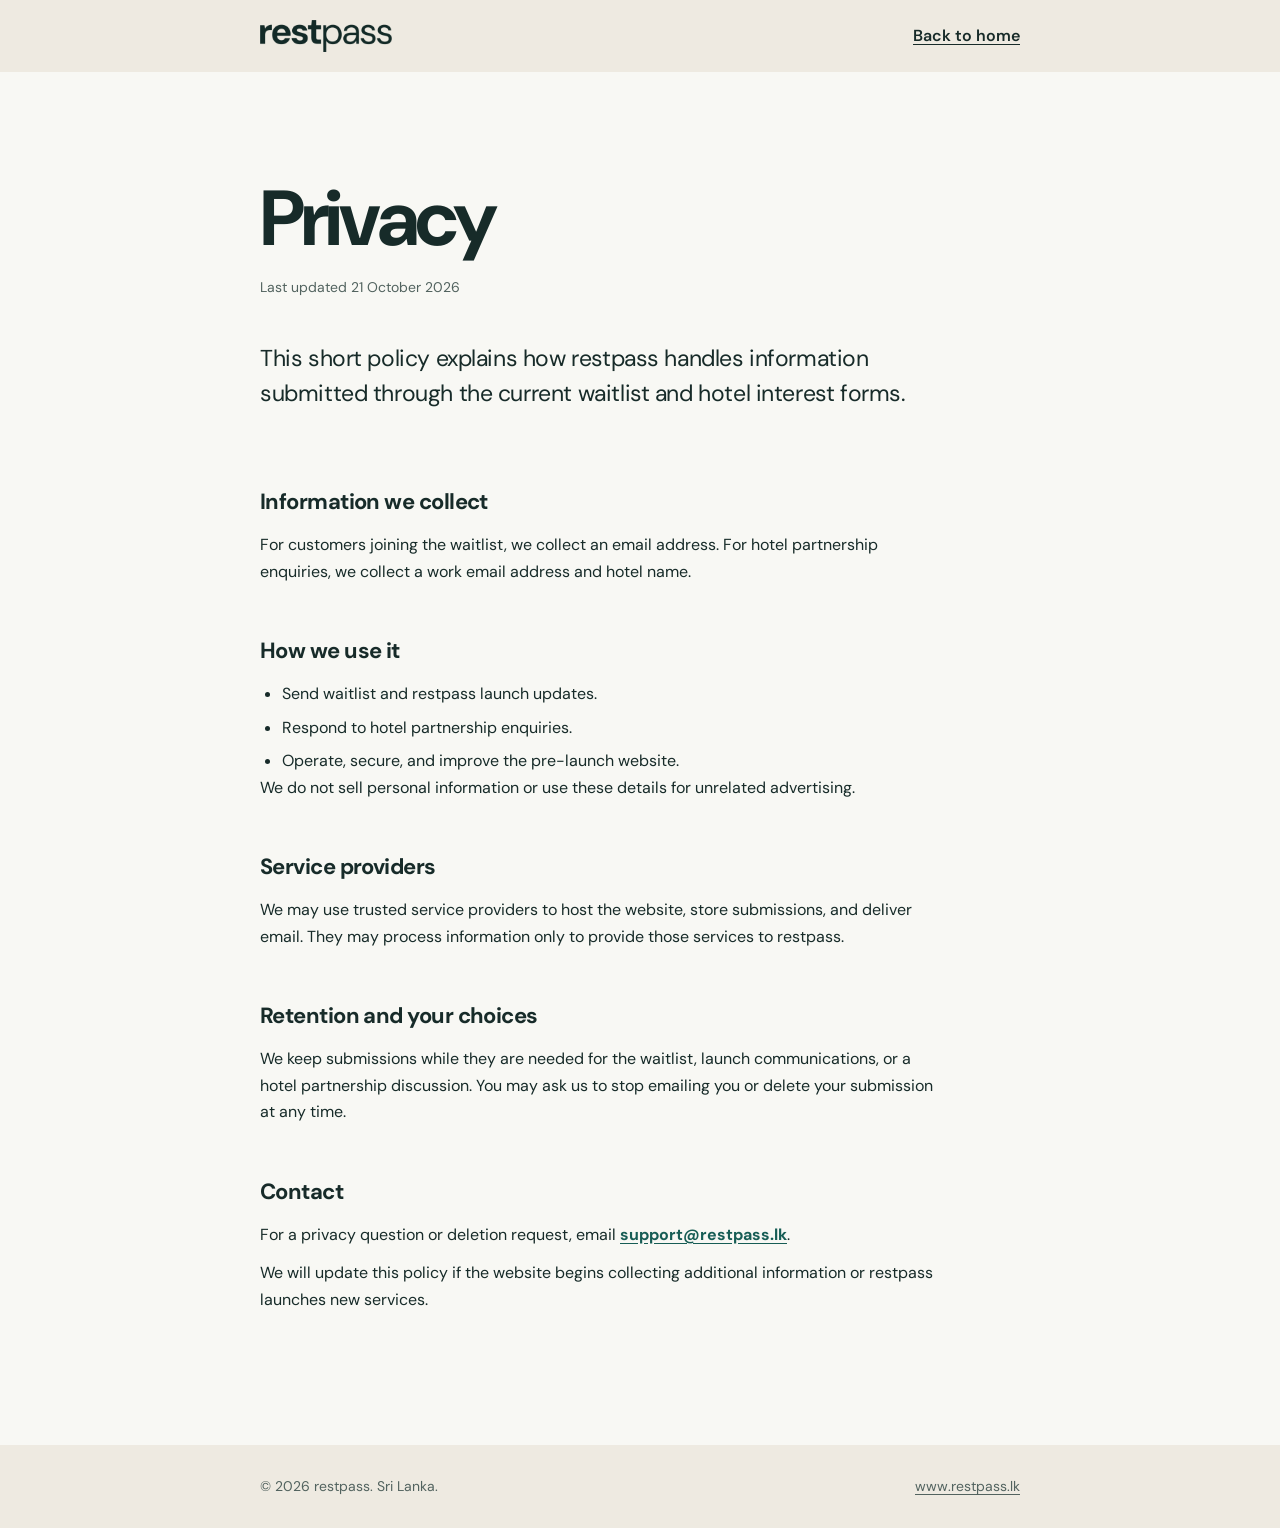
<file: privacy.html>
<!doctype html>
<html lang="en">
<head>
  <meta charset="utf-8">
  <meta name="viewport" content="width=device-width, initial-scale=1">
  <meta name="theme-color" content="#175d55">
  <meta name="description" content="How restpass handles information submitted through its pre-launch waitlist and hotel interest forms.">
  <link rel="canonical" href="https://www.restpass.lk/privacy.html">
  <link rel="icon" type="image/png" href="assets/restpass-wordmark.png">
  <title>Privacy | restpass</title>
  <link rel="preconnect" href="https://fonts.googleapis.com">
  <link rel="preconnect" href="https://fonts.gstatic.com" crossorigin>
  <link href="https://fonts.googleapis.com/css2?family=DM+Sans:wght@400;500;600;700&display=swap" rel="stylesheet">
  <style>
    :root {
      --brand: #175d55;
      --brand-dark: #10251f;
      --page: #f8f8f4;
      --stone: #eeeae1;
      --ink: #172b29;
      --muted: #52635f;
      --line: rgba(23, 43, 41, .18);
      --white: #fff;
      --max: 760px;
    }
    * { box-sizing: border-box; }
    body {
      margin: 0;
      background: var(--page);
      color: var(--ink);
      font-family: "DM Sans", sans-serif;
      font-size: 16px;
      line-height: 1.65;
      -webkit-font-smoothing: antialiased;
    }
    a { color: inherit; text-underline-offset: 3px; }
    .site-header { background: var(--stone); }
    .header-inner,
    .policy,
    .footer-inner {
      width: min(calc(100% - 40px), var(--max));
      margin-inline: auto;
    }
    .header-inner {
      min-height: 72px;
      display: flex;
      align-items: center;
      justify-content: space-between;
      gap: 24px;
    }
    .wordmark {
      display: inline-flex;
      min-height: 44px;
      align-items: center;
      text-decoration: none;
    }
    .wordmark img { width: 132px; height: auto; }
    .back-link { min-height: 44px; display: inline-flex; align-items: center; font-weight: 600; }
    .policy { padding: clamp(64px, 9vw, 108px) 0; }
    h1 { margin: 0; font-size: clamp(48px, 8vw, 78px); line-height: 1; letter-spacing: -.055em; }
    .updated { margin: 18px 0 0; color: var(--muted); font-size: 14px; }
    .intro { max-width: 680px; margin: 42px 0 50px; font-size: clamp(19px, 3vw, 23px); line-height: 1.5; letter-spacing: -.018em; }
    .policy section { max-width: 680px; padding: 24px 0; }
    h2 { margin: 0 0 12px; font-size: 22px; letter-spacing: -.025em; }
    p { margin: 0; }
    p + p { margin-top: 12px; }
    ul { margin: 10px 0 0; padding-left: 22px; }
    li + li { margin-top: 7px; }
    .contact { color: var(--brand); font-weight: 700; }
    footer { padding: 30px 0; background: var(--stone); color: var(--muted); font-size: 14px; }
    .footer-inner { display: flex; justify-content: space-between; gap: 20px; flex-wrap: wrap; }
    :focus-visible { outline: 2px solid var(--brand); outline-offset: 3px; }
  </style>
</head>
<body>
  <header class="site-header">
    <div class="header-inner">
      <a class="wordmark" href="index.html" aria-label="restpass home"><img src="assets/restpass-wordmark.png" width="756" height="180" alt="restpass"></a>
      <a class="back-link" href="index.html">Back to home</a>
    </div>
  </header>

  <main class="policy">
    <h1>Privacy</h1>
    <p class="updated">Last updated 21 October 2026</p>
    <p class="intro">This short policy explains how restpass handles information submitted through the current waitlist and hotel interest forms.</p>

    <section>
      <h2>Information we collect</h2>
      <p>For customers joining the waitlist, we collect an email address. For hotel partnership enquiries, we collect a work email address and hotel name.</p>
    </section>

    <section>
      <h2>How we use it</h2>
      <ul>
        <li>Send waitlist and restpass launch updates.</li>
        <li>Respond to hotel partnership enquiries.</li>
        <li>Operate, secure, and improve the pre-launch website.</li>
      </ul>
      <p>We do not sell personal information or use these details for unrelated advertising.</p>
    </section>

    <section>
      <h2>Service providers</h2>
      <p>We may use trusted service providers to host the website, store submissions, and deliver email. They may process information only to provide those services to restpass.</p>
    </section>

    <section>
      <h2>Retention and your choices</h2>
      <p>We keep submissions while they are needed for the waitlist, launch communications, or a hotel partnership discussion. You may ask us to stop emailing you or delete your submission at any time.</p>
    </section>

    <section>
      <h2>Contact</h2>
      <p>For a privacy question or deletion request, email <a class="contact" href="mailto:support@restpass.lk">support@restpass.lk</a>.</p>
      <p>We will update this policy if the website begins collecting additional information or restpass launches new services.</p>
    </section>
  </main>

  <footer>
    <div class="footer-inner">
      <span>© 2026 restpass. Sri Lanka.</span>
      <a href="index.html">www.restpass.lk</a>
    </div>
  </footer>
</body>
</html>
</file>
<file: partners/partners.css>
:root {
  --color-bg: #f8f8f4;
  --color-surface: #ffffff;
  --color-surface-raised: #edf1eb;
  --color-text: #172b29;
  --color-text-muted: #536561;
  --color-brand: #175d55;
  --color-on-brand: #ffffff;
  --color-border: #dce4df;
  --color-accent: #8b5734;
  color-scheme: light;
  font-family: "DM Sans", system-ui, -apple-system, "Segoe UI", sans-serif;
  font-synthesis: none;
  font-optical-sizing: auto;
  background: var(--color-bg);
}

* { box-sizing: border-box; }
html { scroll-behavior: smooth; }
body { margin: 0; background: var(--color-bg); color: var(--color-text); }
button,
input { font: inherit; }
.partner-skip-link {
  position: fixed;
  top: 10px;
  left: 10px;
  z-index: 100;
  transform: translateY(-180%);
  padding: 10px 14px;
  background: var(--color-surface);
  color: var(--color-text);
}
.partner-skip-link:focus-visible { transform: translateY(0); }

.partner-shell {
  --partner-paper: var(--color-bg);
  --partner-surface: var(--color-surface);
  --partner-soft: var(--color-surface-raised);
  --partner-ink: var(--color-text);
  --partner-muted: var(--color-text-muted);
  --partner-green: var(--color-brand);
  --partner-green-dark: color-mix(in srgb, var(--color-brand) 78%, var(--color-text));
  --partner-light: var(--color-on-brand);
  --partner-line: var(--color-border);
  --partner-edge: max(20px, calc((100vw - 1440px) / 2 + 40px));
  min-height: 100vh;
  background: var(--partner-paper);
  color: var(--partner-ink);
  font-size: 17px;
  line-height: 1.58;
  overflow: clip;
}

.partner-shell *,
.partner-shell *::before,
.partner-shell *::after { box-sizing: border-box; }

.partner-shell h1,
.partner-shell h2,
.partner-shell h3,
.partner-shell p,
.partner-shell figure { margin-top: 0; }

.partner-shell h1,
.partner-shell h2,
.partner-shell h3 {
  color: inherit;
  font-weight: 650;
  letter-spacing: -.04em;
}

.partner-shell h1 { line-height: .94; }
.partner-shell h2 { font-size: clamp(36px, 4.6vw, 68px); line-height: 1; }
.partner-shell h3 { font-size: 21px; line-height: 1.2; }
.partner-shell p { max-width: 62ch; }
.partner-shell a { color: inherit; }
.partner-shell img { display: block; max-width: 100%; }
.partner-pad { padding-inline: var(--partner-edge); }

.partner-header {
  min-height: 76px;
  padding: 14px var(--partner-edge);
  display: flex;
  align-items: center;
  justify-content: space-between;
  gap: 24px;
  border-bottom: 1px solid var(--partner-line);
  background: var(--partner-paper);
}

.partner-wordmark { display: inline-flex; flex: 0 0 auto; }
.partner-wordmark img { width: 132px; height: auto; }
.partner-nav { display: flex; align-items: center; gap: 24px; }
.partner-nav a {
  min-height: 44px;
  display: inline-flex;
  align-items: center;
  justify-content: center;
  font-size: 15px;
  font-weight: 650;
  text-decoration: none;
}
.partner-nav__action { padding: 0 16px; border: 1px solid currentColor; }
.partner-main { min-height: 60vh; }

.partner-corporate-hero {
  position: relative;
  min-height: calc(100svh - 76px);
  display: flex;
  align-items: flex-end;
  background: var(--partner-ink);
  color: var(--partner-light);
  isolation: isolate;
}
.partner-corporate-hero__media,
.partner-corporate-hero__media img,
.partner-corporate-hero__shade {
  position: absolute;
  inset: 0;
  width: 100%;
  height: 100%;
}
.partner-corporate-hero__media { z-index: -2; }
.partner-corporate-hero__media img { max-width: none; object-fit: cover; object-position: center 56%; }
.partner-corporate-hero__shade {
  z-index: -1;
  background: linear-gradient(90deg, color-mix(in srgb, var(--partner-ink) 84%, transparent), color-mix(in srgb, var(--partner-ink) 58%, transparent) 46%, color-mix(in srgb, var(--partner-ink) 8%, transparent) 82%);
}
.partner-corporate-hero__copy {
  width: min(760px, 70vw);
  padding: clamp(84px, 12vh, 150px) var(--partner-edge) clamp(88px, 11vh, 140px);
}
.partner-corporate-hero__copy h1 {
  max-width: 8.5ch;
  margin-bottom: 30px;
  font-size: clamp(62px, 7.2vw, 108px);
}
.partner-corporate-hero__copy > p { margin-bottom: 34px; font-size: clamp(19px, 1.7vw, 24px); }
.partner-photo-credit {
  position: absolute;
  right: var(--partner-edge);
  bottom: 24px;
  margin: 0;
  font-size: 13px;
  text-align: right;
}
.partner-actions { display: flex; flex-wrap: wrap; align-items: center; gap: 14px 24px; }
.partner-button {
  min-height: 52px;
  width: fit-content;
  padding: 12px 18px;
  border: 1px solid var(--partner-green);
  border-radius: 0;
  background: var(--partner-green);
  color: var(--partner-light);
  display: inline-flex;
  align-items: center;
  justify-content: center;
  gap: 10px;
  font: inherit;
  font-weight: 650;
  text-decoration: none;
  cursor: pointer;
}
.partner-shell a.partner-button { color: var(--partner-light); }
.partner-button svg,
.partner-text-link svg { width: 19px; height: 19px; flex: 0 0 auto; }
.partner-button svg { transition: transform 180ms ease; }
.partner-text-link {
  min-height: 44px;
  width: fit-content;
  display: inline-flex;
  align-items: center;
  gap: 9px;
  font-weight: 650;
  text-underline-offset: 5px;
}
.partner-shell a.partner-button--hero { border-color: var(--partner-light); background: var(--partner-light); color: var(--partner-ink); }
.partner-corporate-hero .partner-text-link { color: var(--partner-light); }
.partner-value {
  padding-block: clamp(88px, 10vw, 148px);
  display: grid;
  grid-template-columns: minmax(320px, 5fr) minmax(460px, 6fr);
  gap: clamp(48px, 8vw, 126px);
  align-items: center;
  background: var(--partner-surface);
}
.partner-value--reach {
  background: var(--partner-green);
  color: var(--partner-light);
}
.partner-value--tools { background: var(--partner-soft); }
.partner-value--reverse .partner-value__copy { grid-column: 2; grid-row: 1; }
.partner-value--reverse .partner-value__media { grid-column: 1; grid-row: 1; }
.partner-value__copy { max-width: 640px; }
.partner-value__copy h2 { max-width: 12ch; margin-bottom: 30px; }
.partner-value__copy p { margin-bottom: 20px; color: var(--partner-muted); }
.partner-value__copy p:first-of-type {
  color: var(--partner-ink);
  font-size: clamp(18px, 1.45vw, 21px);
  font-weight: 600;
}
.partner-value--reach .partner-value__copy p { color: color-mix(in srgb, var(--partner-light) 84%, transparent); }
.partner-value--reach .partner-value__copy p:first-of-type { color: var(--partner-light); }
.partner-value__cta { margin-top: 18px; }
.partner-shell .partner-value--reach a.partner-value__cta {
  border-color: var(--partner-light);
  background: var(--partner-light);
  color: var(--partner-ink);
}
.partner-value__media { min-width: 0; margin: 0; }
.partner-value__media picture {
  display: block;
  aspect-ratio: 4 / 3;
  overflow: hidden;
  background: var(--partner-soft);
}
.partner-value__media img {
  width: 100%;
  height: 100%;
  max-width: none;
  object-fit: cover;
}
.partner-value--guests .partner-value__media img { object-position: center 46%; }
.partner-value--reach .partner-value__media img { object-position: center 54%; }
.partner-value--control .partner-value__media img { object-position: center 48%; }
.partner-value__media figcaption {
  margin-top: 10px;
  color: var(--partner-muted);
  font-size: 13px;
}
.partner-value--reach .partner-value__media figcaption { color: color-mix(in srgb, var(--partner-light) 76%, transparent); }

.partner-motion-ready .partner-value[data-reveal] .partner-value__copy,
.partner-motion-ready .partner-value[data-reveal] .partner-value__media {
  opacity: 0;
  transform: translateY(22px);
  transition: opacity 560ms cubic-bezier(.22, 1, .36, 1), transform 560ms cubic-bezier(.22, 1, .36, 1);
}
.partner-motion-ready .partner-value[data-reveal] .partner-value__media { transition-delay: 90ms; }
.partner-motion-ready .partner-value[data-reveal].is-visible .partner-value__copy,
.partner-motion-ready .partner-value[data-reveal].is-visible .partner-value__media {
  opacity: 1;
  transform: translateY(0);
}

.partner-faq {
  padding-block: clamp(90px, 11vw, 160px);
  display: grid;
  grid-template-columns: 4fr 7fr;
  gap: clamp(50px, 10vw, 160px);
}
.partner-faq h2 { margin-bottom: 0; }
.partner-faq details { border-top: 1px solid var(--partner-line); }
.partner-faq details:last-child { border-bottom: 1px solid var(--partner-line); }
.partner-faq summary {
  padding: 24px 40px 24px 0;
  cursor: pointer;
  font-size: 19px;
  font-weight: 650;
}
.partner-faq details p { max-width: 62ch; margin: 0 0 28px; color: var(--partner-muted); }

.partner-application {
  padding-block: clamp(92px, 11vw, 156px);
  display: grid;
  grid-template-columns: 4fr 7fr;
  gap: clamp(50px, 10vw, 160px);
  background: var(--partner-green-dark);
  color: var(--partner-light);
}
.partner-application h2 { max-width: 8ch; margin-bottom: 26px; }
.partner-application__form { display: grid; grid-template-columns: repeat(2, minmax(0, 1fr)); gap: 22px 20px; }
.partner-application__form label { display: grid; gap: 8px; font-size: 15px; font-weight: 650; }
.partner-application__form input {
  width: 100%;
  min-height: 52px;
  padding: 0 13px;
  border: 1px solid color-mix(in srgb, var(--partner-light) 52%, transparent);
  border-radius: 0;
  background: transparent;
  color: inherit;
  font: inherit;
}
.partner-button--light { border-color: var(--partner-light); background: var(--partner-light); color: var(--partner-green-dark); }
.partner-application__form .partner-button,
.partner-form-note { grid-column: 1 / -1; }
.partner-form-note { margin: 0; font-size: 13px; }

.partner-footer {
  min-height: 120px;
  padding: 30px var(--partner-edge);
  display: flex;
  align-items: center;
  justify-content: space-between;
  gap: 30px;
  background: var(--partner-ink);
  color: var(--partner-light);
  font-size: 14px;
}
.partner-footer > div { display: grid; gap: 5px; }
.partner-footer nav { display: flex; flex-wrap: wrap; gap: 12px 24px; }
.partner-footer a { text-underline-offset: 4px; }

.partner-shell a:focus-visible,
.partner-shell button:focus-visible,
.partner-shell input:focus-visible,
.partner-shell summary:focus-visible {
  outline: 3px solid var(--color-accent);
  outline-offset: 4px;
}

@media (hover: hover) and (pointer: fine) {
  .partner-button:hover { background: color-mix(in srgb, var(--partner-green) 82%, var(--partner-ink)); }
  .partner-button:hover svg { transform: translateX(3px); }
  .partner-button--hero:hover { background: var(--partner-soft); color: var(--partner-ink); }
  .partner-button--light:hover { background: var(--partner-soft); color: var(--partner-green-dark); }
  .partner-shell .partner-value--reach a.partner-value__cta:hover { background: var(--partner-soft); color: var(--partner-ink); }
  .partner-nav a:hover,
  .partner-text-link:hover,
  .partner-footer a:hover { text-decoration-thickness: 2px; }
}

@media (prefers-reduced-motion: no-preference) {
  .partner-corporate-hero__media,
  .partner-corporate-hero__copy { animation: partner-enter 520ms cubic-bezier(.22, 1, .36, 1) both; }
  .partner-corporate-hero__media { animation: partner-image-enter 900ms cubic-bezier(.22, 1, .36, 1) both; }
}
@keyframes partner-enter { from { opacity: 0; transform: translateY(12px); } }
@keyframes partner-image-enter { from { opacity: 0; transform: scale(1.025); } }

@media (prefers-reduced-motion: reduce) {
  html { scroll-behavior: auto; }
  .partner-button svg { transition: none; }
}

@media (max-width: 1000px) {
  .partner-value { grid-template-columns: 1fr; gap: 48px; }
  .partner-value--reverse .partner-value__copy,
  .partner-value--reverse .partner-value__media { grid-column: 1; }
  .partner-value--reverse .partner-value__copy { grid-row: 1; }
  .partner-value--reverse .partner-value__media { grid-row: 2; }
  .partner-value__copy { max-width: 680px; }
  .partner-value__media picture { aspect-ratio: 16 / 10; }
  .partner-faq,
  .partner-application { grid-template-columns: 1fr 1.4fr; gap: 58px; }
}

@media (max-width: 700px) {
  .partner-shell { --partner-edge: 20px; font-size: 16px; }
  .partner-header { min-height: 68px; padding-block: 10px; }
  .partner-wordmark img { width: 116px; }
  .partner-nav { gap: 6px; }
  .partner-nav__secondary { display: none !important; }
  .partner-nav__action { min-height: 42px !important; padding-inline: 11px; font-size: 14px !important; }
  .partner-corporate-hero { min-height: calc(100svh - 68px); }
  .partner-corporate-hero__media img { object-position: center 54%; }
  .partner-corporate-hero__shade { background: linear-gradient(0deg, color-mix(in srgb, var(--partner-ink) 86%, transparent), color-mix(in srgb, var(--partner-ink) 28%, transparent) 72%); }
  .partner-corporate-hero__copy { width: 100%; padding: 80px 20px 112px; }
  .partner-corporate-hero__copy h1 { max-width: 8.5ch; margin-bottom: 24px; font-size: clamp(48px, 14.5vw, 64px); }
  .partner-corporate-hero__copy > p { margin-bottom: 28px; font-size: 18px; }
  .partner-photo-credit { right: 20px; bottom: 20px; max-width: calc(100% - 40px); }
  .partner-actions { align-items: flex-start; flex-direction: column; }
  .partner-actions .partner-button { width: 100%; }
  .partner-value { gap: 36px; }
  .partner-value__copy h2 { margin-bottom: 24px; }
  .partner-value__copy p { margin-bottom: 18px; }
  .partner-value__media picture { aspect-ratio: 4 / 3; }
  .partner-value__cta { width: 100%; margin-top: 12px; }
  .partner-faq,
  .partner-application { grid-template-columns: 1fr; gap: 48px; }
  .partner-application h2 { max-width: none; }
  .partner-application__form { grid-template-columns: 1fr; }
  .partner-application__form .partner-button,
  .partner-form-note { grid-column: 1; }
  .partner-footer { align-items: flex-start; flex-direction: column; }
  .partner-footer nav { display: grid; grid-template-columns: 1fr 1fr; }
}

@media print {
  .partner-header,
  .partner-footer { display: none !important; }
}
</file>
